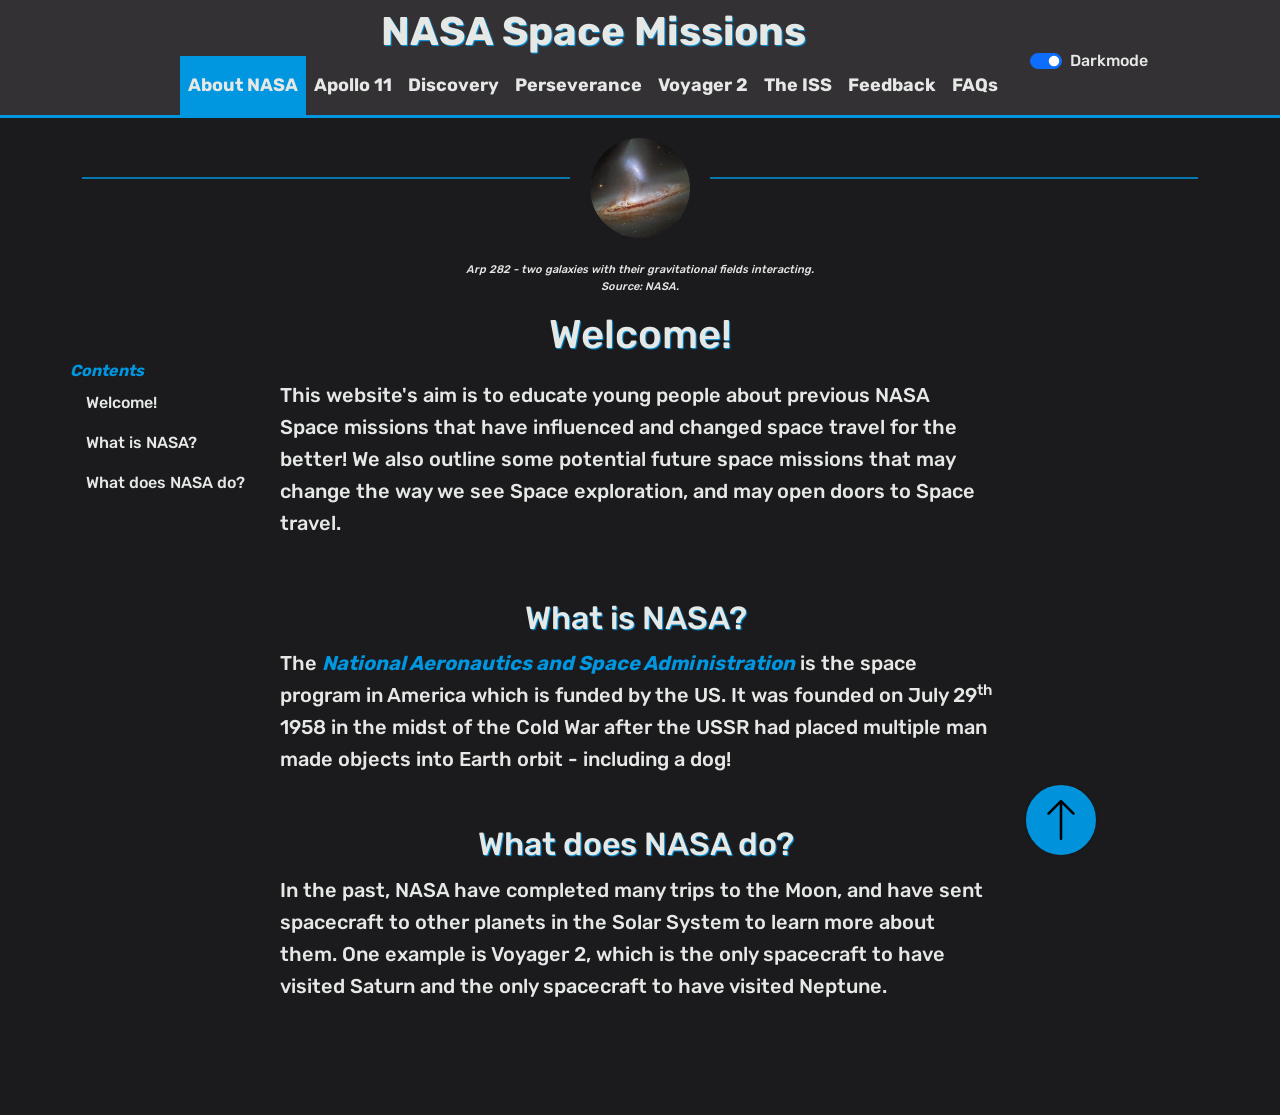
<file: index.html>
<!DOCTYPE html>
<html lang="en">

<head>
    <title>NASA Space Missions</title>
    <meta charset="utf-8">
    <meta name="description" content="Information about NASA space missions">
	<meta name="keywords" content="NASA">
	<meta name="author" content="Adam Crawley">
    <meta name="viewport" content="width=device-width, initial-scale=1">
    <link href="https://cdn.jsdelivr.net/npm/bootstrap@5.1.3/dist/css/bootstrap.min.css" rel="stylesheet"
        integrity="sha384-1BmE4kWBq78iYhFldvKuhfTAU6auU8tT94WrHftjDbrCEXSU1oBoqyl2QvZ6jIW3" crossorigin="anonymous">
    <link href="styles/style.css" rel="stylesheet" type="text/css">

    <script src="https://ajax.googleapis.com/ajax/libs/jquery/3.6.0/jquery.min.js"></script>
    <script src="scripts/script.js"></script>
</head>

<body data-bs-spy="scroll" data-bs-target="#table-of-contents" data-bs-offset="0" tabindex="0">
    <svg id="fader"></svg>
    <script>
        loadLightMode();
    </script>

    <button onclick="topFunction()" id="jump-to-top-button" title="Go to top">
        <img src="media/up-arrow.svg" alt="Up arrow">
    </button>

    <div>
        <header class="header-content">
            <div class="container-fluid">
                <nav class="navbar navbar-expand-lg justify-content-center pb-lg-0">
                    <div class="justify-content-center">
                        <div style="display:flex; justify-content:center;" class="navbar-header navbar-dark">
                            <h1>NASA Space Missions</h1>
                            <button class="navbar-toggler ms-4" type="button"
                                data-bs-toggle="collapse" data-bs-target="#navbarContent" aria-controls="navbarContent"
                                aria-expanded="false" aria-label="Toggle navigation">
                                <span class="navbar-toggler-icon"></span>
                            </button>
                        </div>
                        <div class="collapse navbar-collapse" id="navbarContent">
                            <ul class="navbar-nav me-auto mb-2 mb-lg-0">
                                <li class="nav-item"><a class="nav-link active" aria-current="page"
                                        href="index.html">About NASA</a></li>
                                <li class="nav-item"><a class="nav-link" href="apollo11.html">Apollo 11</a></li>
                                <li class="nav-item"><a class="nav-link" href="discovery.html">Discovery</a></li>
                                <li class="nav-item"><a class="nav-link" href="perseverance.html">Perseverance</a></li>
                                <li class="nav-item"><a class="nav-link" href="voyager2.html">Voyager 2</a></li>
                                <li class="nav-item"><a class="nav-link" href="iss.html">The ISS</a></li>
                                <li class="nav-item"><a class="nav-link" href="feedback.html">Feedback</a></li>
                                <li class="nav-item"><a class="nav-link" href="faqs.html">FAQs</a></li>
                            </ul>
                        </div>
                    </div>
                    <div class="form-check form-switch">
                        <input id="colour-selector" class="form-check-input" type="checkbox" role="switch"
                            onclick="colourSelector()">
                        <label class="form-check-label" for="colour-selector">Darkmode</label>
                    </div>
                </nav>
            </div>
        </header>

        <main>
            <div class="content container pb-sm-0">
                <figure class="content-header-figure">
                    <div class="content-header-image-wrap">
                        <div class="content-header-image">
                            <img class="round-img" src="media/mainimage.webp"
                                alt="Small circular image of two galaxies whose gravitational fields are interacting on eachother. (Source: NASA)" />
                        </div>
                    </div>
                    <br />
                    <figcaption>
                        Arp 282 - two galaxies with their gravitational fields
                        interacting.<br><cite>Source: <abbr>NASA</abbr></cite>.
                    </figcaption>
                </figure>

                <h1>Welcome!</h1>
                <div class="row">
                    <div class="col-md-2 pe-0 links">
                        <!--Keeps contents sticky-->
                        <strong>Contents</strong>
                        <div id="table-of-contents" class="list-group"></div>
                    </div>

                    <div class="col-md-10 col-lg-8">
                        <section class="container">
                            <h2 hidden>Welcome!</h2>
                            <p>
                                This website's aim is to educate young people about previous NASA
                                Space missions that have influenced and changed space travel for
                                the better! We also outline some potential future space missions
                                that may change the way we see Space exploration, and may open
                                doors to Space travel.
                            </p>
                        </section>

                        <section class="container">
                            <h2>What is <abbr>NASA</abbr>?</h2>
                            <p>
                                The <strong>National Aeronautics and Space Administration</strong>
                                is the space program in America which is funded by the US. It was
                                founded on <time datetime="1958-07-29">July 29<sup>th</sup> 1958</time> in the midst of
                                the Cold War
                                after the USSR had placed multiple man made objects into Earth
                                orbit - including a dog!
                            </p>
                        </section>

                        <section class="container">
                            <h2>What does <abbr>NASA</abbr> do?</h2>
                            <p>
                                In the past, <abbr>NASA</abbr> have completed many trips to the Moon, and have
                                sent spacecraft to other planets in the Solar System to learn
                                more about them. One example is Voyager 2, which is the only
                                spacecraft to have visited Saturn and the only spacecraft to have
                                visited Neptune.
                            </p>
                        </section>
                    </div>
                    <div class="col-lg-2"></div>
                </div>
            </div>
        </main>
    </div>
    <script src="https://cdn.jsdelivr.net/npm/bootstrap@5.1.3/dist/js/bootstrap.bundle.min.js"
        integrity="sha384-ka7Sk0Gln4gmtz2MlQnikT1wXgYsOg+OMhuP+IlRH9sENBO0LRn5q+8nbTov4+1p"
        crossorigin="anonymous"></script>
</body>

</html>
</file>
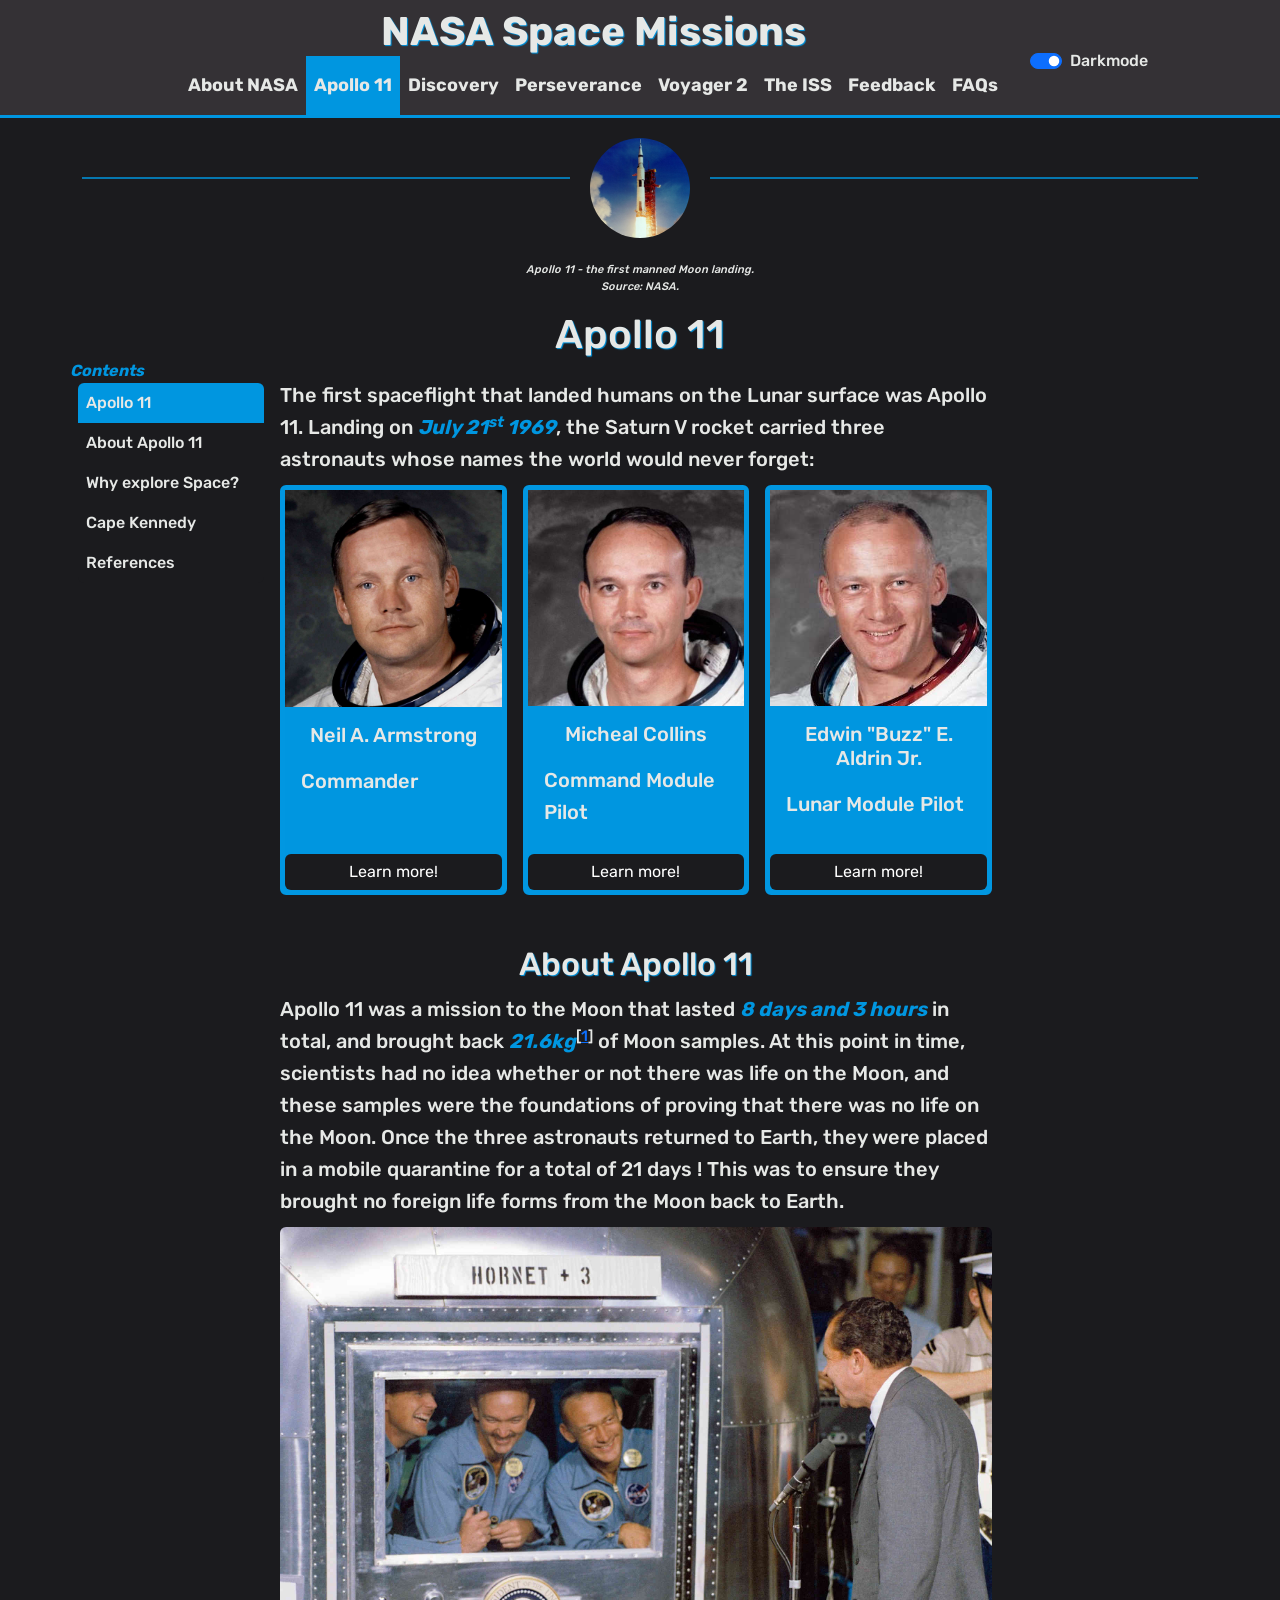
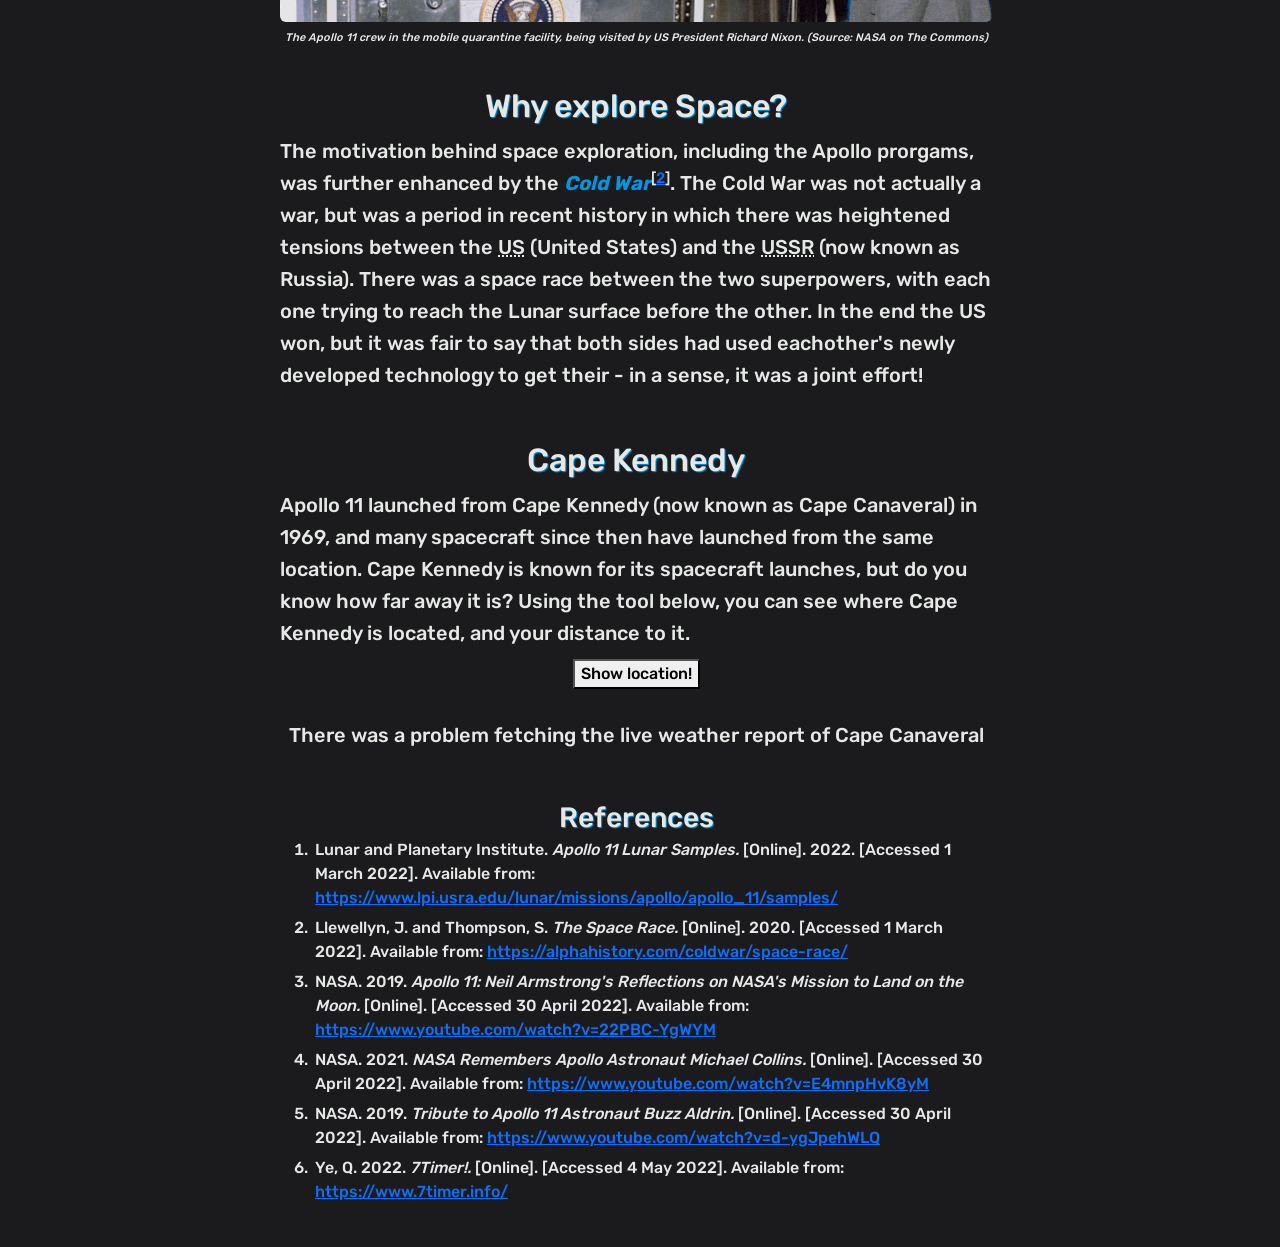
<file: apollo11.html>
<!DOCTYPE html>
<html lang="en">

<head>
    <title>Apollo 11</title>
    <meta charset="utf-8">
    <meta name="description" content="Information about NASA space missions">
    <meta name="keywords" content="NASA">
    <meta name="author" content="Adam Crawley">
    <meta name="viewport" content="width=device-width, initial-scale=1">
    <link href="https://cdn.jsdelivr.net/npm/bootstrap@5.1.3/dist/css/bootstrap.min.css" rel="stylesheet"
        integrity="sha384-1BmE4kWBq78iYhFldvKuhfTAU6auU8tT94WrHftjDbrCEXSU1oBoqyl2QvZ6jIW3" crossorigin="anonymous">
    <link href="styles/style.css" rel="stylesheet" type="text/css">
    <link href="styles/apollo11.css" rel="stylesheet" type="text/css">

    <script src="https://ajax.googleapis.com/ajax/libs/jquery/3.6.0/jquery.min.js"></script>
    <script src="scripts/script.js"></script>
    <script src="scripts/apollo11.js"></script>
</head>

<body data-bs-spy="scroll" data-bs-target="#table-of-contents" data-bs-offset="0" tabindex="0">
    <svg id="fader"></svg>
    <script>
        loadLightMode();
    </script>

    <button onclick="topFunction()" id="jump-to-top-button" title="Go to top">
        <img src="media/up-arrow.svg" alt="Up arrow">
    </button>

    <div>
        <header class="header-content">
            <div class="container-fluid">
                <nav class="navbar navbar-expand-lg justify-content-center pb-lg-0">
                    <div class="justify-content-center">
                        <div class="navbar-header navbar-dark">
                            <h1>NASA Space Missions</h1>
                            <button class="navbar-toggler ms-4" type="button" data-bs-toggle="collapse"
                                data-bs-target="#navbarContent" aria-controls="navbarContent" aria-expanded="false"
                                aria-label="Toggle navigation">
                                <span class="navbar-toggler-icon"></span>
                            </button>
                        </div>
                        <div class="collapse navbar-collapse" id="navbarContent">
                            <ul class="navbar-nav me-auto mb-2 mb-lg-0">
                                <li class="nav-item"><a class="nav-link" href="index.html">About NASA</a></li>
                                <li class="nav-item"><a class="nav-link active" aria-current="page"
                                        href="apollo11.html">Apollo 11</a></li>
                                <li class="nav-item"><a class="nav-link" href="discovery.html">Discovery</a></li>
                                <li class="nav-item"><a class="nav-link" href="perseverance.html">Perseverance</a></li>
                                <li class="nav-item"><a class="nav-link" href="voyager2.html">Voyager 2</a></li>
                                <li class="nav-item"><a class="nav-link" href="iss.html">The ISS</a></li>
                                <li class="nav-item"><a class="nav-link" href="feedback.html">Feedback</a></li>
                                <li class="nav-item"><a class="nav-link" href="faqs.html">FAQs</a></li>
                            </ul>
                        </div>
                    </div>
                    <div class="form-check form-switch">
                        <input id="colour-selector" class="form-check-input" type="checkbox" role="switch"
                            onclick="colourSelector()" checked>
                        <label class="form-check-label" for="colour-selector">Darkmode</label>
                    </div>
                </nav>
            </div>
        </header>

        <main>
            <div class="content container pb-sm-0">
                <figure class="content-header-figure">
                    <div class="content-header-image-wrap">
                        <div class="content-header-image">
                            <img class="round-img" src="media/apollo11launch.jpg"
                                alt="Small image of the Apollo 11 launch with the rocket off the ground with all engines firing. (Source: NASA)" />
                        </div>
                    </div>
                    <br />
                    <figcaption>
                        Apollo 11 - the first manned Moon landing.<br><cite>Source: NASA</cite>.
                    </figcaption>
                </figure>


                <h1>Apollo 11</h1>
                <div class="row">
                    <div class="col-md-2 pe-0 links">
                        <!--Keeps contents sticky-->
                        <strong>Contents</strong>
                        <div id="table-of-contents" class="list-group"></div>
                    </div>

                    <div class="col-md-10 col-lg-8">
                        <section class="container">
                            <h2 hidden>Apollo 11</h2>
                            <p>
                                The first spaceflight that landed humans on the Lunar surface was
                                Apollo 11. Landing on <time datetime="1969-07-21"><strong>July 21<sup>st</sup>
                                        1969</strong></time>,
                                the Saturn V rocket carried three astronauts whose names the world
                                would never forget:
                            </p>

                            <div class="row row-cols-1 row-cols-sm-3 g-1 g-sm-3">
                                <div class="col">
                                    <div class="card h-100">
                                        <img src="media/narmstrong.jpg" alt="Avatar" />
                                        <div class="card-body">
                                            <h5 class="card-title">Neil A. Armstrong</h5>
                                            <p class="card-text">Commander</p>
                                        </div>
                                        <button type="button" class="btn btn-primary" data-bs-toggle="modal"
                                            data-bs-target="#armstrongModal">
                                            Learn more!
                                        </button>
                                    </div>
                                </div>
                                <div class="col">
                                    <div class="card h-100">
                                        <img src="media/mcollins.jpeg" alt="Avatar" />
                                        <div class="card-body">
                                            <h5 class="card-title">Micheal Collins</h5>
                                            <p class="card-text">Command Module Pilot</p>
                                        </div>
                                        <button type="button" class="btn btn-primary" data-bs-toggle="modal"
                                            data-bs-target="#collinsModal">
                                            Learn more!
                                        </button>
                                    </div>
                                </div>
                                <div class="col">
                                    <div class="card h-100">
                                        <img src="media/ealdrin.jpg" alt="Avatar" />
                                        <div class="card-body">
                                            <h5 class="card-title">Edwin "Buzz" E. Aldrin Jr.</h5>
                                            <p class="card-text">Lunar Module Pilot</p>
                                        </div>
                                        <button type="button" class="btn btn-primary" data-bs-toggle="modal"
                                            data-bs-target="#aldrinModal">
                                            Learn more!
                                        </button>
                                    </div>
                                </div>
                            </div>
                        </section>

                        <section class="container">
                            <h2>About Apollo 11</h2>
                            <p>
                                Apollo 11 was a mission to the Moon that lasted <time datetime="8D3H"><strong>8 days and
                                        3 hours</strong></time>
                                in total, and brought back <strong>21.6kg</strong><sup>[<a aria-label="Reference 1"
                                        href="#References">1</a>]</sup> of Moon samples. At this point
                                in time, scientists had no idea whether or not there was life on
                                the Moon, and these samples were the foundations of proving that
                                there was no life on the Moon. Once the three astronauts returned
                                to Earth, they were placed in a mobile quarantine for a total of <time
                                    datetime="P21D">21 days</time>
                                ! This was to ensure they brought no foreign life forms from
                                the Moon back to Earth.
                            </p>
                            <figure class="figure">
                                <img class="figure-img img-fluid rounded" src="media/mobilequarantine.jpg"
                                    alt="The Apollo 11 crew in the mobile quarantine facility, being visited by US President Richard Nixon. (Source: NASA on The Commons)">
                                <figcaption>The Apollo 11 crew in the mobile quarantine facility, being visited by US
                                    President Richard Nixon. <cite>(Source: NASA on The Commons)</cite></figcaption>
                            </figure>
                        </section>

                        <section class="container">
                            <h2>Why explore Space?</h2>
                            <p>
                                The motivation behind space exploration, including the Apollo
                                prorgams, was further enhanced by the <strong>Cold War</strong><sup>[<a
                                        aria-label="Reference 2" href="#References">2</a>]</sup>.
                                The Cold War was not actually a war, but was a period in recent
                                history in which there was heightened tensions between the <abbr
                                    title="United States">US</abbr> (United States)
                                and the <abbr title="Union of Soviet Socialist Republics">USSR</abbr> (now known as
                                Russia). There was a space race between
                                the two superpowers, with each one trying to reach the Lunar
                                surface before the other. In the end the US won, but it was fair
                                to say that both sides had used eachother's newly developed
                                technology to get their - in a sense, it was a joint effort!
                            </p>
                        </section>

                        <section class="container">
                            <h2>Cape Kennedy</h2>
                            <p>
                                Apollo 11 launched from Cape Kennedy (now known as Cape Canaveral)
                                in <time datetime="1969">1969</time>, and many spacecraft since then
                                have launched from the same location. Cape Kennedy is known for its
                                spacecraft launches, but do you know how far away it is? Using the
                                tool below, you can see where Cape Kennedy is located, and your
                                distance to it.
                            </p>
                            <div class="text-center">
                                <button id="location-button" onclick="showLocation()">Show location!</button>
                                <p id="location"></p>
                                <p id="weather"></p>
                            </div>
                        </section>



                        <section class="container text-break">
                            <h3>References</h3>
                            <div class="references-container">
                                <ol class="references">
                                    <li>Lunar and Planetary Institute. <i>Apollo 11 Lunar Samples.</i> [Online]. 2022.
                                        [Accessed 1 March 2022]. Available from: <a
                                            href="https://www.lpi.usra.edu/lunar/missions/apollo/apollo_11/samples/">https://www.lpi.usra.edu/lunar/missions/apollo/apollo_11/samples/</a>
                                    </li>
                                    <li>Llewellyn, J. and Thompson, S. <i>The Space Race.</i> [Online]. 2020. [Accessed
                                        1 March 2022]. Available from: <a
                                            href="https://alphahistory.com/coldwar/space-race/">https://alphahistory.com/coldwar/space-race/</a>
                                    </li>
                                    <li>NASA. 2019. <i>Apollo 11: Neil Armstrong's Reflections on NASA's Mission to Land
                                            on the Moon.</i> [Online]. [Accessed
                                        30 April 2022]. Available from: <a
                                            href="https://www.youtube.com/watch?v=22PBC-YgWYM">https://www.youtube.com/watch?v=22PBC-YgWYM</a>
                                    </li>
                                    <li>NASA. 2021. <i>NASA Remembers Apollo Astronaut Michael Collins.</i> [Online].
                                        [Accessed
                                        30 April 2022]. Available from: <a
                                            href="https://www.youtube.com/watch?v=E4mnpHvK8yM">https://www.youtube.com/watch?v=E4mnpHvK8yM</a>
                                    </li>
                                    <li>NASA. 2019. <i>Tribute to Apollo 11 Astronaut Buzz Aldrin.</i> [Online].
                                        [Accessed
                                        30 April 2022]. Available from: <a
                                            href="https://www.youtube.com/watch?v=d-ygJpehWLQ">https://www.youtube.com/watch?v=d-ygJpehWLQ</a>
                                    </li>
                                    <li>Ye, Q. 2022. <i>7Timer!.</i> [Online].
                                        [Accessed
                                        4 May 2022]. Available from: <a
                                            href="https://www.7timer.info/">https://www.7timer.info/</a>
                                    </li>
                                </ol>
                            </div>
                        </section>
                    </div>
                    <div class="col-lg-2"></div>
                </div>
            </div>
        </main>
    </div>

    <div class="modal fade" id="armstrongModal" tabindex="-1" aria-labelledby="armstrongModalLabel" aria-hidden="true">
        <div class="modal-dialog modal-lg">
            <div class="modal-content">
                <div class="modal-header">
                    <h5 class="modal-title" id="armstrongModalLabel">Neil A. Armstrong</h5>
                    <button type="button" class="btn-close" data-bs-dismiss="modal" aria-label="Close"></button>
                </div>
                <div class="modal-body text-center">
                    <iframe width="1904" height="784" src="https://www.youtube.com/embed/22PBC-YgWYM"
                        title="YouTube video player"
                        allow="accelerometer; autoplay; clipboard-write; encrypted-media; gyroscope; picture-in-picture"
                        allowfullscreen></iframe>
                    <p>Neil Armstrong's Reflections on NASA's Mission to Land on the Moon <cite>(Source:
                            NASA<sup>[3]</sup>)</cite></p>
                </div>
                <div class="modal-footer">
                    <button type="button" class="btn btn-primary" data-bs-dismiss="modal">Close</button>
                </div>
            </div>
        </div>
    </div>
    <div class="modal fade" id="collinsModal" tabindex="-1" aria-labelledby="collinsModalLabel" aria-hidden="true">
        <div class="modal-dialog modal-lg">
            <div class="modal-content">
                <div class="modal-header">
                    <h5 class="modal-title" id="collinsModalLabel">Micheal Collins</h5>
                    <button type="button" class="btn-close" data-bs-dismiss="modal" aria-label="Close"></button>
                </div>
                <div class="modal-body text-center">
                    <iframe width="1904" height="800" src="https://www.youtube.com/embed/E4mnpHvK8yM"
                        title="YouTube video player"
                        allow="accelerometer; autoplay; clipboard-write; encrypted-media; gyroscope; picture-in-picture"
                        allowfullscreen></iframe>
                    <p>NASA Remembers Apollo Astronaut Michael Collins <cite>(Source:
                            NASA<sup>[4]</sup>)</cite></p>
                </div>
                <div class="modal-footer">
                    <button type="button" class="btn btn-primary" data-bs-dismiss="modal">Close</button>
                </div>
            </div>
        </div>
    </div>
    <div class="modal fade" id="aldrinModal" tabindex="-1" aria-labelledby="aldrinModalLabel" aria-hidden="true">
        <div class="modal-dialog modal-lg">
            <div class="modal-content">
                <div class="modal-header">
                    <h5 class="modal-title" id="aldrinModalLabel">Modal title</h5>
                    <button type="button" class="btn-close" data-bs-dismiss="modal" aria-label="Close"></button>
                </div>
                <div class="modal-body text-center">
                    <iframe width="1904" height="800" src="https://www.youtube.com/embed/d-ygJpehWLQ"
                        title="YouTube video player"
                        allow="accelerometer; autoplay; clipboard-write; encrypted-media; gyroscope; picture-in-picture"
                        allowfullscreen></iframe>
                    <p>Tribute to Apollo 11 Astronaut Buzz Aldrin <cite>(Source: NASA<sup>[5]</sup>)</cite>
                    </p>
                </div>
                <div class="modal-footer">
                    <button type="button" class="btn btn-primary" data-bs-dismiss="modal">Close</button>
                </div>
            </div>
        </div>
    </div>

    <script src="https://cdn.jsdelivr.net/npm/bootstrap@5.1.3/dist/js/bootstrap.bundle.min.js"
        integrity="sha384-ka7Sk0Gln4gmtz2MlQnikT1wXgYsOg+OMhuP+IlRH9sENBO0LRn5q+8nbTov4+1p"
        crossorigin="anonymous"></script>
</body>

</html>
</file>
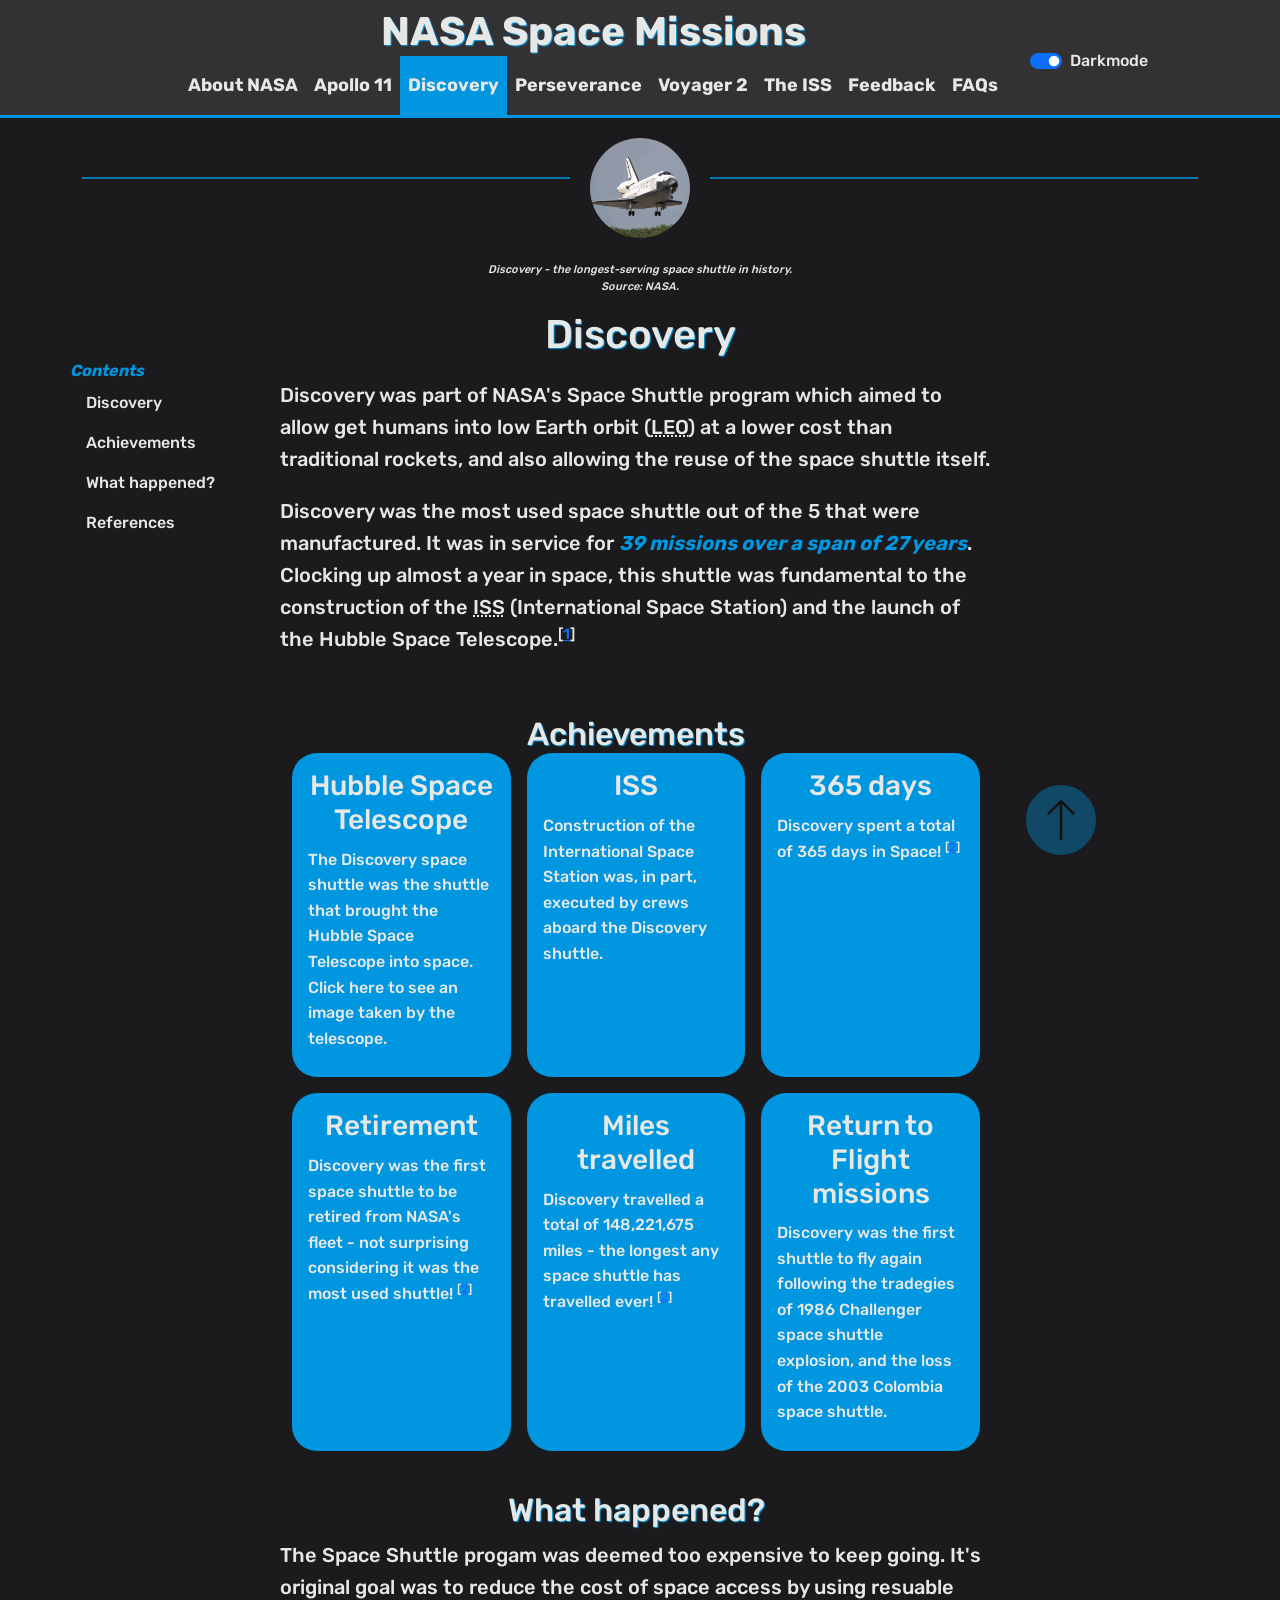
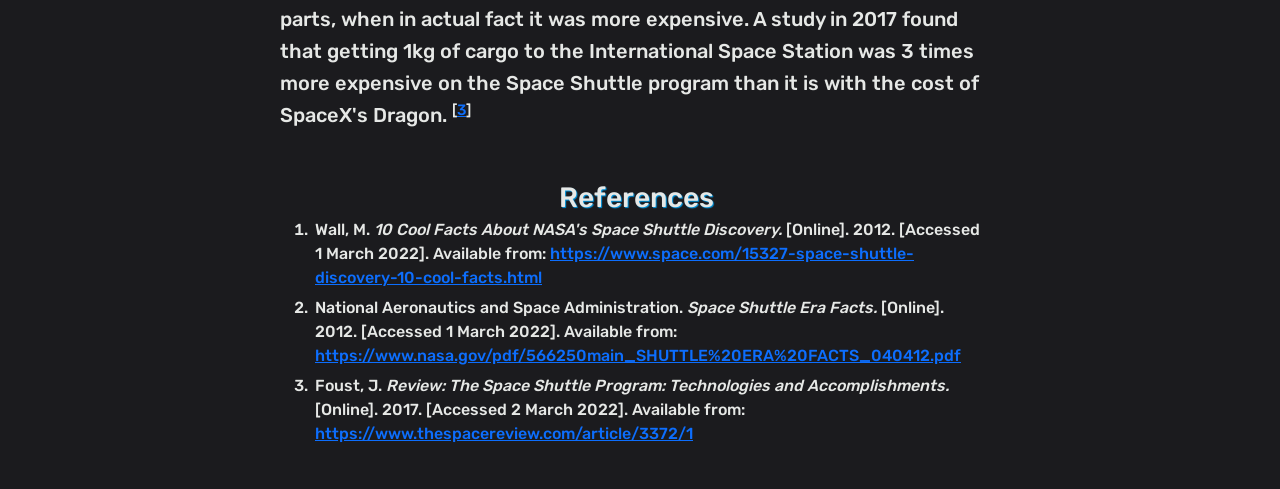
<file: discovery.html>
<!DOCTYPE html>
<html lang="en">

<head>
    <title>Discovery</title>
    <meta charset="utf-8">
    <meta name="description" content="Information about NASA space missions">
	<meta name="keywords" content="NASA">
	<meta name="author" content="Adam Crawley">
    <meta name="viewport" content="width=device-width, initial-scale=1">
    <link href="https://cdn.jsdelivr.net/npm/bootstrap@5.1.3/dist/css/bootstrap.min.css" rel="stylesheet"
        integrity="sha384-1BmE4kWBq78iYhFldvKuhfTAU6auU8tT94WrHftjDbrCEXSU1oBoqyl2QvZ6jIW3" crossorigin="anonymous">
    <link href="styles/style.css" rel="stylesheet" type="text/css">
    <link href="styles/discovery.css" rel="stylesheet" type="text/css">

    <script src="https://ajax.googleapis.com/ajax/libs/jquery/3.6.0/jquery.min.js"></script>
    <script src="scripts/script.js"></script>
</head>

<body data-bs-spy="scroll" data-bs-target="#table-of-contents" data-bs-offset="0" tabindex="0">
    <svg id="fader"></svg>
    <script>
        loadLightMode();
    </script>

    <button onclick="topFunction()" id="jump-to-top-button" title="Go to top">
        <img src="media/up-arrow.svg" alt="Up arrow">
    </button>

    <div>
        <header class="header-content">
            <div class="container-fluid">
                <nav class="navbar navbar-expand-lg justify-content-center pb-lg-0">
                    <div class="justify-content-center">
                        <div style="display:flex; justify-content:center;" class="navbar-header navbar-dark">
                            <h1>NASA Space Missions</h1>
                            <button class="navbar-toggler ms-4" type="button"
                                data-bs-toggle="collapse" data-bs-target="#navbarContent" aria-controls="navbarContent"
                                aria-expanded="false" aria-label="Toggle navigation">
                                <span class="navbar-toggler-icon"></span>
                            </button>
                        </div>
                        <div class="collapse navbar-collapse" id="navbarContent">
                            <ul class="navbar-nav me-auto mb-2 mb-lg-0">
                                <li class="nav-item"><a class="nav-link" href="index.html">About NASA</a></li>
                                <li class="nav-item"><a class="nav-link" href="apollo11.html">Apollo 11</a></li>
                                <li class="nav-item"><a class="nav-link active" aria-current="page"
                                        href="discovery.html">Discovery</a></li>
                                <li class="nav-item"><a class="nav-link" href="perseverance.html">Perseverance</a></li>
                                <li class="nav-item"><a class="nav-link" href="voyager2.html">Voyager 2</a></li>
                                <li class="nav-item"><a class="nav-link" href="iss.html">The ISS</a></li>
                                <li class="nav-item"><a class="nav-link" href="feedback.html">Feedback</a></li>
                                <li class="nav-item"><a class="nav-link" href="faqs.html">FAQs</a></li>
                            </ul>
                        </div>
                    </div>
                    <div class="form-check form-switch">
                        <input id="colour-selector" class="form-check-input" type="checkbox" role="switch"
                            onclick="colourSelector()" checked>
                        <label class="form-check-label" for="colour-selector">Darkmode</label>
                    </div>
                </nav>
            </div>
        </header>

        <main>
            <div class="content container pb-sm-0">
                <figure class="content-header-figure">
                    <div class="content-header-image-wrap">
                        <div class="content-header-image">
                            <img class="round-img" src="media/discovery.jpg"
                                alt="Small circular image of a space shuttle, called Discovery, landing. (Source: NASA)." />
                        </div>
                    </div>
                    <br />
                    <figcaption>
                        Discovery - the longest-serving space shuttle in history.<br><cite>Source: NASA</cite>.
                    </figcaption>
                </figure>
                
                <h1>Discovery</h1>
                <div class="row">
                    <div class="col-md-2 pe-0 links">
                        <!--Keeps contents sticky-->
                        <strong>Contents</strong>
                        <div id="table-of-contents" class="list-group"></div>
                    </div>

                    <div class="col-md-10 col-lg-8">
                        <section class="container">
                            <h2 hidden>Discovery</h2>
                            <p>
                                Discovery was part of <abbr>NASA</abbr>'s Space Shuttle program which aimed to
                                allow get humans into low Earth orbit (<abbr title="low Earth orbit">LEO</abbr>) at a
                                lower cost than
                                traditional rockets, and also allowing the reuse of the space
                                shuttle itself.
                            </p>
                            <p>
                                Discovery was the most used space shuttle out of the 5 that were
                                manufactured. It was in service for <strong>39 missions over a span of
                                    <time datetime="P9855D">27 years</time></strong>. Clocking up almost <time
                                    datetime="P365D">a year</time> in space, this shuttle was
                                fundamental to the construction of the <abbr
                                    title="International Space Station">ISS</abbr> (International Space Station) and the
                                launch of
                                the Hubble Space Telescope.<sup>[<a aria-label="Reference 1"
                                        href="#References">1</a>]</sup>
                            </p>
                        </section>

                        <section class="container">
                            <h2>Achievements</h2>
                            <div class="container">
                                <div class="row row-cols-1 row-cols-sm-2 row-cols-xl-3 g-1 g-sm-2 g-xl-3">
                                    <div class="col">
                                        <div class="grid-inside p-3">
                                            <h3>Hubble Space Telescope</h3>
                                            <p>
                                                The Discovery space shuttle was the shuttle that brought
                                                the Hubble Space Telescope into space. Click here to see
                                                an image taken by the telescope.
                                            </p>
                                        </div>
                                    </div>
                                    <div class="col">
                                        <div class="grid-inside p-3">
                                            <h3>ISS</h3>
                                            <p>
                                                Construction of the International Space Station was, in
                                                part, executed by crews aboard the Discovery shuttle.
                                            </p>
                                        </div>
                                    </div>
                                    <div class="col">
                                        <div class="grid-inside p-3">
                                            <h3>365 days</h3>
                                            <p>
                                                Discovery spent a total of <time datetime="P365D">365 days</time> in Space!
                                                <sup>[<a aria-label="Reference 2" href="#References">2</a>]</sup>
                                            </p>
                                        </div>
                                    </div>
                                    <div class="col">
                                        <div class="grid-inside p-3">
                                            <h3>Retirement</h3>
                                            <p>
                                                Discovery was the first space shuttle to be retired from <abbr>NASA</abbr>'s
                                                fleet - not surprising considering it was the most used shuttle!
                                                <sup>[<a aria-label="Reference 2" href="#References">2</a>]</sup>
                                            </p>
                                        </div>
                                    </div>
                                    <div class="col">
                                        <div class="grid-inside p-3">
                                            <h3>Miles travelled</h3>
                                            <p>
                                                Discovery travelled a total of 148,221,675 miles - the longest any
                                                space shuttle has travelled ever!
                                                <sup>[<a aria-label="Reference 2" href="#References">2</a>]</sup>
                                            </p>
                                        </div>
                                    </div>
                                    <div class="col">
                                        <div class="grid-inside p-3">
                                            <h3>Return to Flight missions</h3>
                                            <p>
                                                Discovery was the first shuttle to fly again following the
                                                tradegies of <time datetime="1986">1986</time> Challenger space shuttle
                                                explosion, and
                                                the loss of the <time datetime="2003">2003</time> Colombia space shuttle.
                                            </p>
                                        </div>
                                    </div>
                                </div>
                            </div>
                        </section>

                        <section class="container">
                            <h2>What happened?</h2>
                            <p>
                                The Space Shuttle progam was deemed too expensive to keep going. It's original
                                goal was to reduce the cost of space access by using resuable parts, when in
                                actual fact it was more expensive. A study in <time datetime="2017">2017</time> found
                                that getting 1kg of
                                cargo to the International Space Station was 3 times more expensive on the
                                Space Shuttle program than it is with the cost of SpaceX's Dragon. <sup>[<a
                                        aria-label="Reference 3" href="#References">3</a>]</sup>
                            </p>
                        </section>

                        <section class="container text-break">
                            <h3>References</h3>
                            <div class="references-container">
                                <ol class="references">
                                    <li>Wall, M. <i>10 Cool Facts About NASA's Space Shuttle Discovery.</i> [Online].
                                        2012. [Accessed 1 March 2022]. Available from: <a
                                            href="https://www.space.com/15327-space-shuttle-discovery-10-cool-facts.html">https://www.space.com/15327-space-shuttle-discovery-10-cool-facts.html</a>
                                    </li>
                                    <li>National Aeronautics and Space Administration. <i>Space Shuttle Era Facts.</i>
                                        [Online]. 2012. [Accessed 1 March 2022]. Available from: <a
                                            href="https://www.nasa.gov/pdf/566250main_SHUTTLE%20ERA%20FACTS_040412.pdf">https://www.nasa.gov/pdf/566250main_SHUTTLE%20ERA%20FACTS_040412.pdf</a>
                                    </li>
                                    <li>Foust, J. <i>Review: The Space Shuttle Program: Technologies and
                                            Accomplishments.</i> [Online]. 2017. [Accessed 2 March 2022]. Available
                                        from: <a
                                            href="https://www.thespacereview.com/article/3372/1">https://www.thespacereview.com/article/3372/1</a>
                                    </li>
                                </ol>
                            </div>
                        </section>
                    </div>
                    <div class="col-lg-2"></div>
                </div>
            </div>
        </main>
    </div>
    <script src="https://cdn.jsdelivr.net/npm/bootstrap@5.1.3/dist/js/bootstrap.bundle.min.js"
        integrity="sha384-ka7Sk0Gln4gmtz2MlQnikT1wXgYsOg+OMhuP+IlRH9sENBO0LRn5q+8nbTov4+1p"
        crossorigin="anonymous"></script>
</body>

</html>
</file>
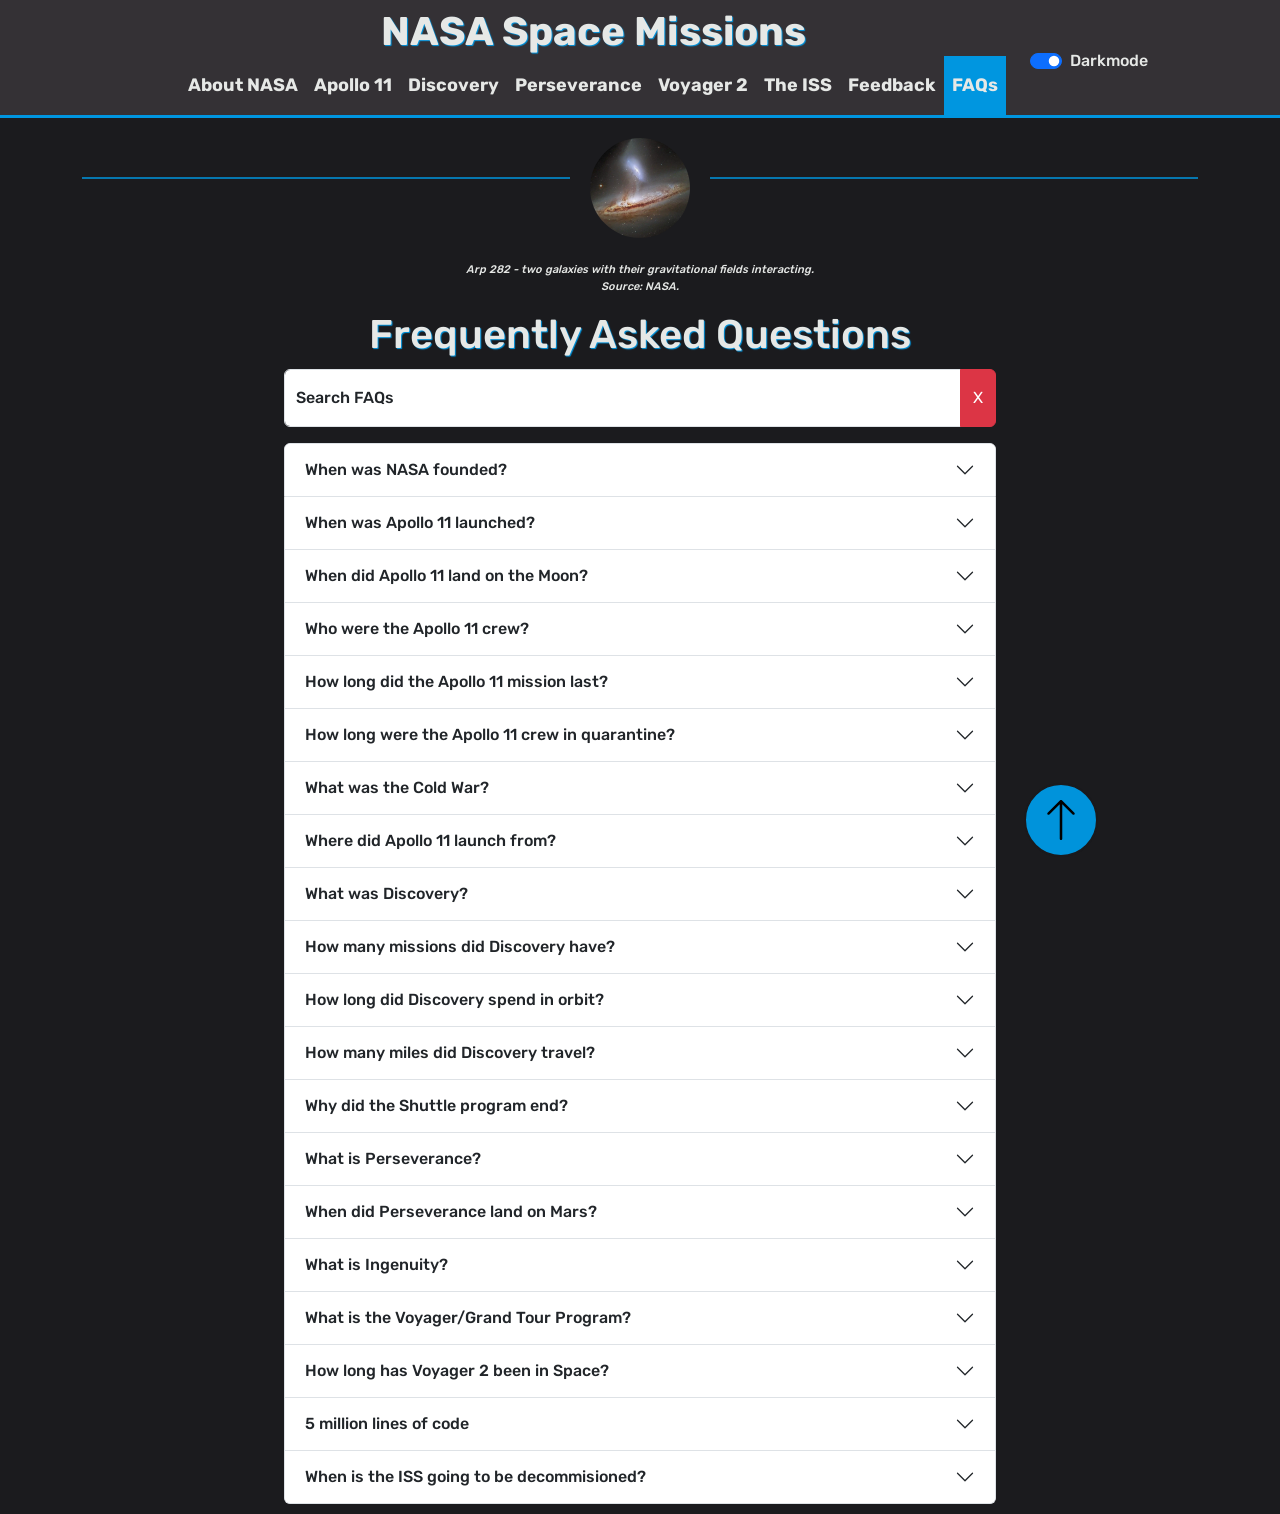
<file: faqs.html>
<!DOCTYPE html>
<html lang="en">

<head>
    <title>NASA Space Missions</title>
    <meta charset="utf-8">
    <meta name="description" content="Information about NASA space missions">
    <meta name="keywords" content="NASA">
    <meta name="author" content="Adam Crawley">
    <meta name="viewport" content="width=device-width, initial-scale=1">
    <link href="https://cdn.jsdelivr.net/npm/bootstrap@5.1.3/dist/css/bootstrap.min.css" rel="stylesheet"
        integrity="sha384-1BmE4kWBq78iYhFldvKuhfTAU6auU8tT94WrHftjDbrCEXSU1oBoqyl2QvZ6jIW3" crossorigin="anonymous">
    <link href="styles/style.css" rel="stylesheet" type="text/css">
    <link href="styles/faqs.css" rel="stylesheet" type="text/css">

    <script src="https://ajax.googleapis.com/ajax/libs/jquery/3.6.0/jquery.min.js"></script>
    <script src="scripts/script.js"></script>
    <script src="scripts/faqs.js"></script>
</head>

<body tabindex="0">
    <svg id="fader"></svg>
    <script>
        loadLightMode();
    </script>

    <button onclick="topFunction()" id="jump-to-top-button" title="Go to top">
        <img src="media/up-arrow.svg" alt="Up arrow">
    </button>

    <div>
        <header class="header-content">
            <div class="container-fluid">
                <nav class="navbar navbar-expand-lg justify-content-center pb-lg-0">
                    <div class="justify-content-center">
                        <div style="display:flex; justify-content:center;" class="navbar-header navbar-dark">
                            <h1>NASA Space Missions</h1>
                            <button class="navbar-toggler ms-4" type="button"
                                data-bs-toggle="collapse" data-bs-target="#navbarContent" aria-controls="navbarContent"
                                aria-expanded="false" aria-label="Toggle navigation">
                                <span class="navbar-toggler-icon"></span>
                            </button>
                        </div>
                        <div class="collapse navbar-collapse" id="navbarContent">
                            <ul class="navbar-nav me-auto mb-2 mb-lg-0">
                                <li class="nav-item"><a class="nav-link" href="index.html">About NASA</a></li>
                                <li class="nav-item"><a class="nav-link" href="apollo11.html">Apollo 11</a></li>
                                <li class="nav-item"><a class="nav-link" href="discovery.html">Discovery</a></li>
                                <li class="nav-item"><a class="nav-link" href="perseverance.html">Perseverance</a></li>
                                <li class="nav-item"><a class="nav-link" href="voyager2.html">Voyager 2</a></li>
                                <li class="nav-item"><a class="nav-link" href="iss.html">The ISS</a></li>
                                <li class="nav-item"><a class="nav-link" href="feedback.html">Feedback</a></li>
                                <li class="nav-item"><a class="nav-link active" aria-current="page"
                                        href="faqs.html">FAQs</a></li>
                            </ul>
                        </div>
                    </div>
                    <div class="form-check form-switch">
                        <input id="colour-selector" class="form-check-input" type="checkbox" role="switch"
                            onclick="colourSelector()" checked>
                        <label class="form-check-label" for="colour-selector">Darkmode</label>
                    </div>
                </nav>
            </div>
        </header>

        <main>
            <div class="content container pb-sm-0">
                <figure class="content-header-figure">
                    <div class="content-header-image-wrap">
                        <div class="content-header-image">
                            <img class="round-img" src="media/mainimage.webp"
                                alt="Small circular image of two galaxies whose gravitational fields are interacting on eachother. (Source: NASA)" />
                        </div>
                    </div>
                    <br />
                    <figcaption>
                        Arp 282 - two galaxies with their gravitational fields
                        interacting.<br><cite>Source: <abbr>NASA</abbr></cite>.
                    </figcaption>
                </figure>

                <h1>Frequently Asked Questions</h1>
                <div class="row">
                    <div class="col-lg-2"></div>
                    <div class="col-lg-8">
                        <section class="container">
                            <h2 hidden>Search FAQs</h2>
                            <form autocomplete="off" oninput="onInput()">
                                <div class="input-group form-floating mb-3">
                                    <input type="text" class="form-control" id="faqInput" placeholder="text" aria-label="Frequently asked question search" aria-describedby="faqDiscardButton">
                                    <label for="faqInput">Search FAQs</label>
                                    <button class="btn btn-danger" type="button" id="faqDiscardButton" onclick="removeFaqInput()">X</button>
                                </div>
                                <div class="invalid-feedback text-center">
                                    Sorry, but there are no FAQs found.
                                </div>
                            </form>

                            <div class="accordion" id="accordion"></div>
                        </section>
                    </div>
                    <div class="col-lg-2"></div>
                </div>

                <p id="faqData" hidden>
                    When was NASA founded?|July 29th 1958||
                    When was Apollo 11 launched?|July 16th 1969||
                    When did Apollo 11 land on the Moon?|July 21st 1969||
                    Who were the Apollo 11 crew?|Neil A. Amrstrong, Micheal Collins, and Edwin "Buzz" E.Aldrin Jr||
                    How long did the Apollo 11 mission last?|8 days and 3 hours||
                    How long were the Apollo 11 crew in quarantine?|21 days||
                    What was the Cold War?|A period of heightened tensions between the USA and the USSR (now Russia)||
                    Where did Apollo 11 launch from?|Cape Kennedy (now known as Cape Canaveral), Florida, USA||
                    What was Discovery?|A space shuttle that was part of NASA's Space Shuttle program, designed to allow humans to enter low Earth orbit cost effectively||
                    How many missions did Discovery have?|39 missions, over a span of 27 years||
                    How long did Discovery spend in orbit?|365 days in total||
                    How many miles did Discovery travel?|Almost 150 million miles||
                    Why did the Shuttle program end?|It was actually deemed more expensive than traditional rockets||
                    What is Perseverance?|The most recent Mars rover from NASA||
                    When did Perseverance land on Mars?|February 18th 2021, after 7 months in transit||
                    What is Ingenuity?|A small robotic helicopter taken to Mars as part of the Perseverance rover||
                    What is the Voyager/Grand Tour Program?|Two space probes launched in 1977 to study the outer planets of the solar system||
                    How long has Voyager 2 been in Space?|As of April 2022, it has spent 44 years in Space!
                    How many lines of code does the ISS use?|On the US segment, it has 1||5 million lines of code||
                    When is the ISS going to be decommisioned?|It is set to end in 2031
                </p>
            </div>
        </main>
    </div>
    <script src="https://cdn.jsdelivr.net/npm/bootstrap@5.1.3/dist/js/bootstrap.bundle.min.js"
        integrity="sha384-ka7Sk0Gln4gmtz2MlQnikT1wXgYsOg+OMhuP+IlRH9sENBO0LRn5q+8nbTov4+1p"
        crossorigin="anonymous"></script>
</body>

</html>
</file>
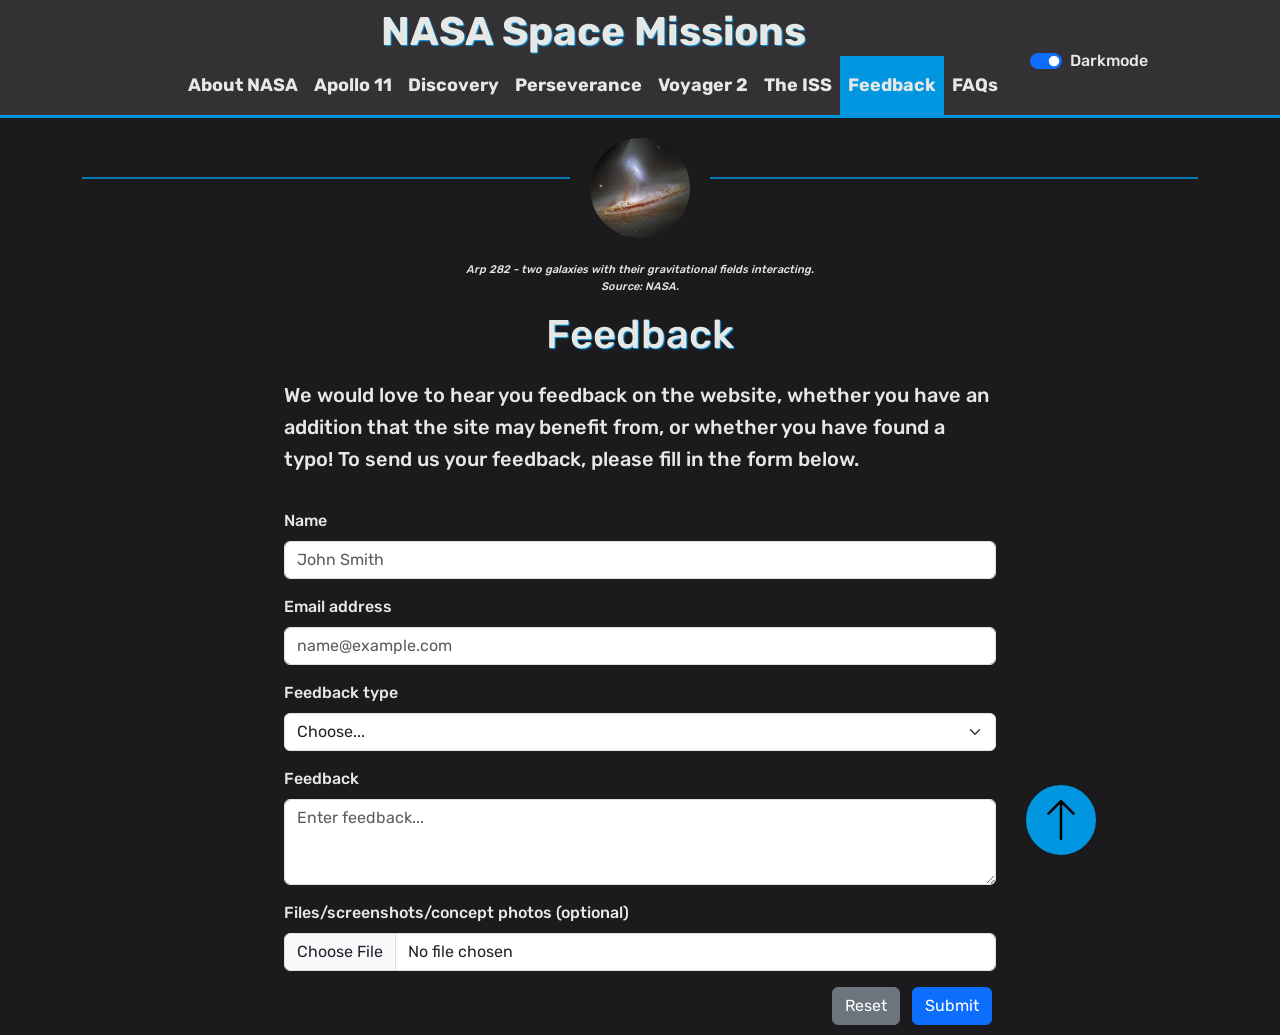
<file: feedback.html>
<!DOCTYPE html>
<html lang="en">

<head>
    <title>NASA Space Missions</title>
    <meta charset="utf-8">
    <meta name="description" content="Information about NASA space missions">
    <meta name="keywords" content="NASA">
    <meta name="author" content="Adam Crawley">
    <meta name="viewport" content="width=device-width, initial-scale=1">
    <link href="https://cdn.jsdelivr.net/npm/bootstrap@5.1.3/dist/css/bootstrap.min.css" rel="stylesheet"
        integrity="sha384-1BmE4kWBq78iYhFldvKuhfTAU6auU8tT94WrHftjDbrCEXSU1oBoqyl2QvZ6jIW3" crossorigin="anonymous">
    <link href="styles/style.css" rel="stylesheet" type="text/css">

    <script src="https://ajax.googleapis.com/ajax/libs/jquery/3.6.0/jquery.min.js"></script>
    <script src="scripts/script.js"></script>
    <script src="scripts/feedback.js"></script>
</head>

<body tabindex="0">
    <svg id="fader"></svg>
    <script>
        loadLightMode();
    </script>

    <button onclick="topFunction()" id="jump-to-top-button" title="Go to top">
        <img src="media/up-arrow.svg" alt="Up arrow">
    </button>

    <div>
        <header class="header-content">
            <div class="container-fluid">
                <nav class="navbar navbar-expand-lg justify-content-center pb-lg-0">
                    <div class="justify-content-center">
                        <div style="display:flex; justify-content:center;" class="navbar-header navbar-dark">
                            <h1>NASA Space Missions</h1>
                            <button class="navbar-toggler ms-4" type="button"
                                data-bs-toggle="collapse" data-bs-target="#navbarContent" aria-controls="navbarContent"
                                aria-expanded="false" aria-label="Toggle navigation">
                                <span class="navbar-toggler-icon"></span>
                            </button>
                        </div>
                        <div class="collapse navbar-collapse" id="navbarContent">
                            <ul class="navbar-nav me-auto mb-2 mb-lg-0">
                                <li class="nav-item"><a class="nav-link" href="index.html">About NASA</a></li>
                                <li class="nav-item"><a class="nav-link" href="apollo11.html">Apollo 11</a></li>
                                <li class="nav-item"><a class="nav-link" href="discovery.html">Discovery</a></li>
                                <li class="nav-item"><a class="nav-link" href="perseverance.html">Perseverance</a></li>
                                <li class="nav-item"><a class="nav-link" href="voyager2.html">Voyager 2</a></li>
                                <li class="nav-item"><a class="nav-link" href="iss.html">The ISS</a></li>
                                <li class="nav-item"><a class="nav-link active" aria-current="page"
                                        href="feedback.html">Feedback</a></li>
                                <li class="nav-item"><a class="nav-link" href="faqs.html">FAQs</a></li>
                            </ul>
                        </div>
                    </div>
                    <div class="form-check form-switch">
                        <input id="colour-selector" class="form-check-input" type="checkbox" role="switch"
                            onclick="colourSelector()" checked>
                        <label class="form-check-label" for="colour-selector">Darkmode</label>
                    </div>
                </nav>
            </div>
        </header>

        <main>
            <div class="content container pb-sm-0">
                <figure class="content-header-figure">
                    <div class="content-header-image-wrap">
                        <div class="content-header-image">
                            <img class="round-img" src="media/mainimage.webp"
                                alt="Small circular image of two galaxies whose gravitational fields are interacting on eachother. (Source: NASA)" />
                        </div>
                    </div>
                    <br />
                    <figcaption>
                        Arp 282 - two galaxies with their gravitational fields
                        interacting.<br><cite>Source: <abbr>NASA</abbr></cite>.
                    </figcaption>
                </figure>

                <h1>Feedback</h1>
                <div class="row">
                    <div class="col-lg-2"></div>
                    <div class="col-lg-8">
                        <section class="container">
                            <h2 hidden>Feedback</h2>
                            <p>
                                We would love to hear you feedback on the website, whether you have an addition that the
                                site may benefit from, or whether you have found a typo! To send us your feedback,
                                please fill in the form below.
                            </p>
                            <br>

                            <form class="needs-validation" action="feedbacksuccess.html" autocomplete="off"
                                method="post" novalidate>
                                <!--ENCTYPE SET BECAUSE OF FILE UPLOAD-->
                                <div class="mb-3">
                                    <label for="nameInput" class="form-label">Name</label>
                                    <input type="text" class="form-control" id="nameInput" placeholder="John Smith"
                                        required>
                                    <div class="valid-feedback">
                                        Looks good!
                                    </div>
                                    <div class="invalid-feedback">
                                        Please provide us with a name.
                                    </div>
                                </div>
                                <div class="mb-3">
                                    <label for="emailInput" class="form-label">Email address</label>
                                    <input type="email" class="form-control" id="emailInput"
                                        placeholder="name@example.com" required>
                                    <div class="valid-feedback">
                                        Looks good!
                                    </div>
                                    <div class="invalid-feedback">
                                        Please provide us with a valid email address.
                                    </div>
                                </div>
                                <div class="mb-3">
                                    <label for="feedback-type" class="form-label">Feedback type</label>
                                    <select id="feedback-type" class="form-select" aria-label="Type of feedback"
                                        required>
                                        <option selected disabled value="">Choose...</option>
                                        <option value="feature-request">Feature request</option>
                                        <option value="typo">Typo/correction</option>
                                        <option value="other">Other</option>
                                    </select>
                                    <div class="valid-feedback">
                                        Looks good!
                                    </div>
                                    <div class="invalid-feedback">
                                        Please choose a feedback type.
                                    </div>
                                </div>
                                <div class="mb-3">
                                    <label for="textInput" class="form-label">Feedback</label>
                                    <textarea class="form-control" id="textInput" rows="3"
                                        placeholder="Enter feedback..." required></textarea>
                                    <div class="valid-feedback">
                                        Looks good!
                                    </div>
                                    <div class="invalid-feedback">
                                        Please enter your feedback here.
                                    </div>
                                </div>
                                <div class="mb-3">
                                    <label for="fileInput" class="form-label">Files/screenshots/concept photos (optional)</label>
                                    <input class="form-control" type="file" id="fileInput">
                                </div>
                                <div class="valid-feedback">
                                    Looks good!
                                </div>
                                <div class="text-end">
                                    <input type="reset" class="btn btn-secondary mx-1">
                                    <input type="submit" class="btn btn-primary mx-1">
                                </div>
                            </form>
                        </section>
                    </div>
                    <div class="col-lg-2"></div>
                </div>
            </div>
        </main>
    </div>
    <script src="https://cdn.jsdelivr.net/npm/bootstrap@5.1.3/dist/js/bootstrap.bundle.min.js"
        integrity="sha384-ka7Sk0Gln4gmtz2MlQnikT1wXgYsOg+OMhuP+IlRH9sENBO0LRn5q+8nbTov4+1p"
        crossorigin="anonymous"></script>
</body>

</html>
</file>
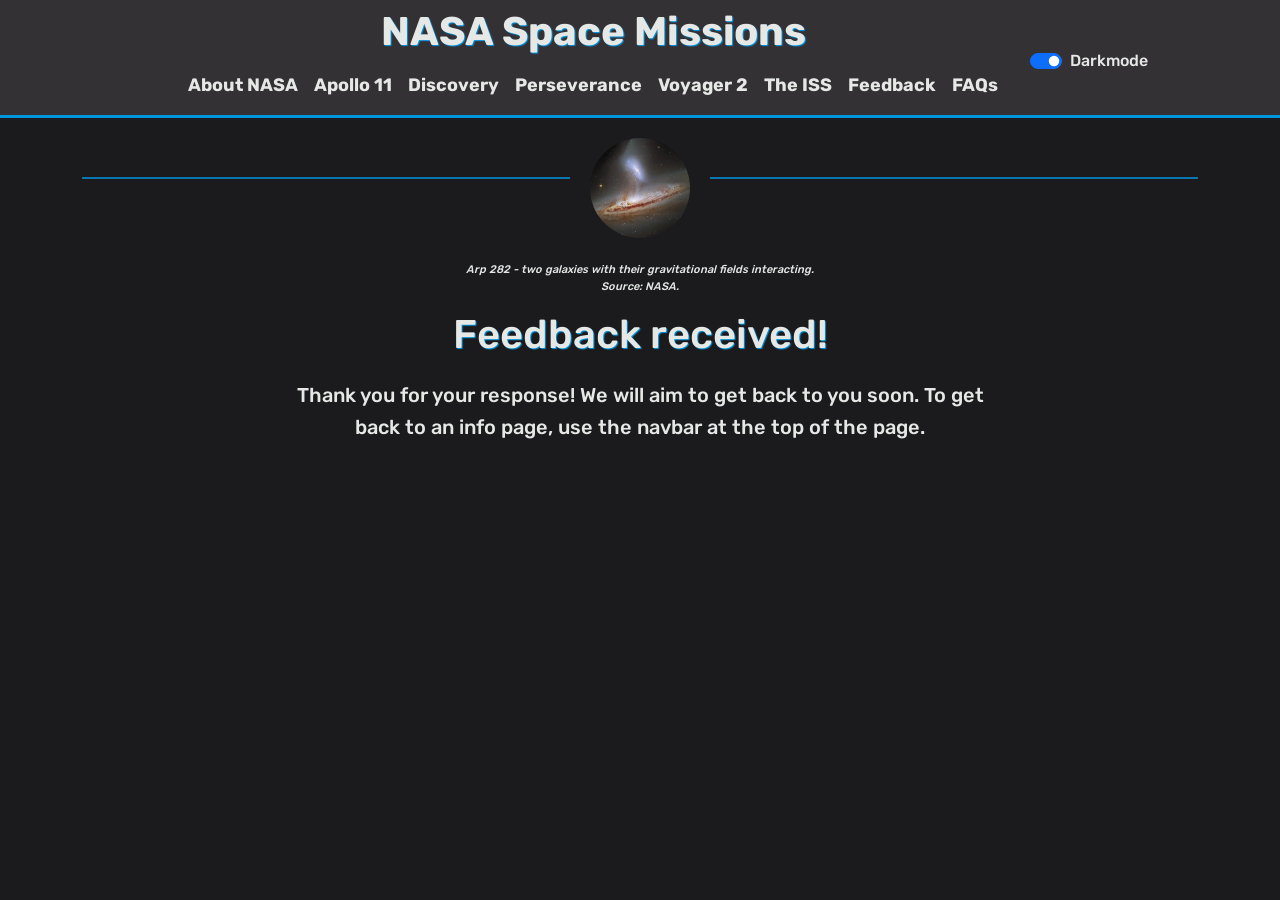
<file: feedbacksuccess.html>
<!DOCTYPE html>
<html lang="en">

<head>
    <title>NASA Space Missions</title>
    <meta charset="utf-8">
    <meta name="description" content="Information about NASA space missions">
    <meta name="keywords" content="NASA">
    <meta name="author" content="Adam Crawley">
    <meta name="viewport" content="width=device-width, initial-scale=1">
    <link href="https://cdn.jsdelivr.net/npm/bootstrap@5.1.3/dist/css/bootstrap.min.css" rel="stylesheet"
        integrity="sha384-1BmE4kWBq78iYhFldvKuhfTAU6auU8tT94WrHftjDbrCEXSU1oBoqyl2QvZ6jIW3" crossorigin="anonymous">
    <link href="styles/style.css" rel="stylesheet" type="text/css">

    <script src="https://ajax.googleapis.com/ajax/libs/jquery/3.6.0/jquery.min.js"></script>
    <script src="scripts/script.js"></script>
</head>

<body tabindex="0">
    <svg id="fader"></svg>
    <script>
        loadLightMode();
    </script>

    <button onclick="topFunction()" id="jump-to-top-button" title="Go to top">
        <img src="media/up-arrow.svg" alt="Up arrow">
    </button>

    <div>
        <header class="header-content">
            <div class="container-fluid">
                <nav class="navbar navbar-expand-lg justify-content-center pb-lg-0">
                    <div class="justify-content-center">
                        <div style="display:flex; justify-content:center;" class="navbar-header navbar-dark">
                            <h1>NASA Space Missions</h1>
                            <button class="navbar-toggler ms-4" type="button"
                                data-bs-toggle="collapse" data-bs-target="#navbarContent" aria-controls="navbarContent"
                                aria-expanded="false" aria-label="Toggle navigation">
                                <span class="navbar-toggler-icon"></span>
                            </button>
                        </div>
                        <div class="collapse navbar-collapse" id="navbarContent">
                            <ul class="navbar-nav me-auto mb-2 mb-lg-0">
                                <li class="nav-item"><a class="nav-link" href="index.html">About NASA</a></li>
                                <li class="nav-item"><a class="nav-link" href="apollo11.html">Apollo 11</a></li>
                                <li class="nav-item"><a class="nav-link" href="discovery.html">Discovery</a></li>
                                <li class="nav-item"><a class="nav-link" href="perseverance.html">Perseverance</a></li>
                                <li class="nav-item"><a class="nav-link" href="voyager2.html">Voyager 2</a></li>
                                <li class="nav-item"><a class="nav-link" href="iss.html">The ISS</a></li>
                                <li class="nav-item"><a class="nav-link" href="feedback.html">Feedback</a></li>
                                <li class="nav-item"><a class="nav-link" href="faqs.html">FAQs</a></li>
                            </ul>
                        </div>
                    </div>
                    <div class="form-check form-switch">
                        <input id="colour-selector" class="form-check-input" type="checkbox" role="switch"
                            onclick="colourSelector()" checked>
                        <label class="form-check-label" for="colour-selector">Darkmode</label>
                    </div>
                </nav>
            </div>
        </header>

        <main>
            <div class="content container pb-sm-0">
                <figure class="content-header-figure">
                    <div class="content-header-image-wrap">
                        <div class="content-header-image">
                            <img class="round-img" src="media/mainimage.webp"
                                alt="Small circular image of two galaxies whose gravitational fields are interacting on eachother. (Source: NASA)" />
                        </div>
                    </div>
                    <br />
                    <figcaption>
                        Arp 282 - two galaxies with their gravitational fields
                        interacting.<br><cite>Source: <abbr>NASA</abbr></cite>.
                    </figcaption>
                </figure>

                <h1>Feedback received!</h1>
                <div class="row">
                    <div class="col-lg-2"></div>
                    <div class="col-lg-8">
                        <section class="container text-center">
                            <h2 hidden>Thank you for your response!</h2>
                            <p>
                                Thank you for your response! We will aim to
                                get back to you soon. To get back to an info
                                page, use the navbar at the top of the page.
                            </p>
                        </section>
                    </div>
                    <div class="col-lg-2"></div>
                </div>
            </div>
        </main>
    </div>
    <script src="https://cdn.jsdelivr.net/npm/bootstrap@5.1.3/dist/js/bootstrap.bundle.min.js"
        integrity="sha384-ka7Sk0Gln4gmtz2MlQnikT1wXgYsOg+OMhuP+IlRH9sENBO0LRn5q+8nbTov4+1p"
        crossorigin="anonymous"></script>
</body>

</html>
</file>
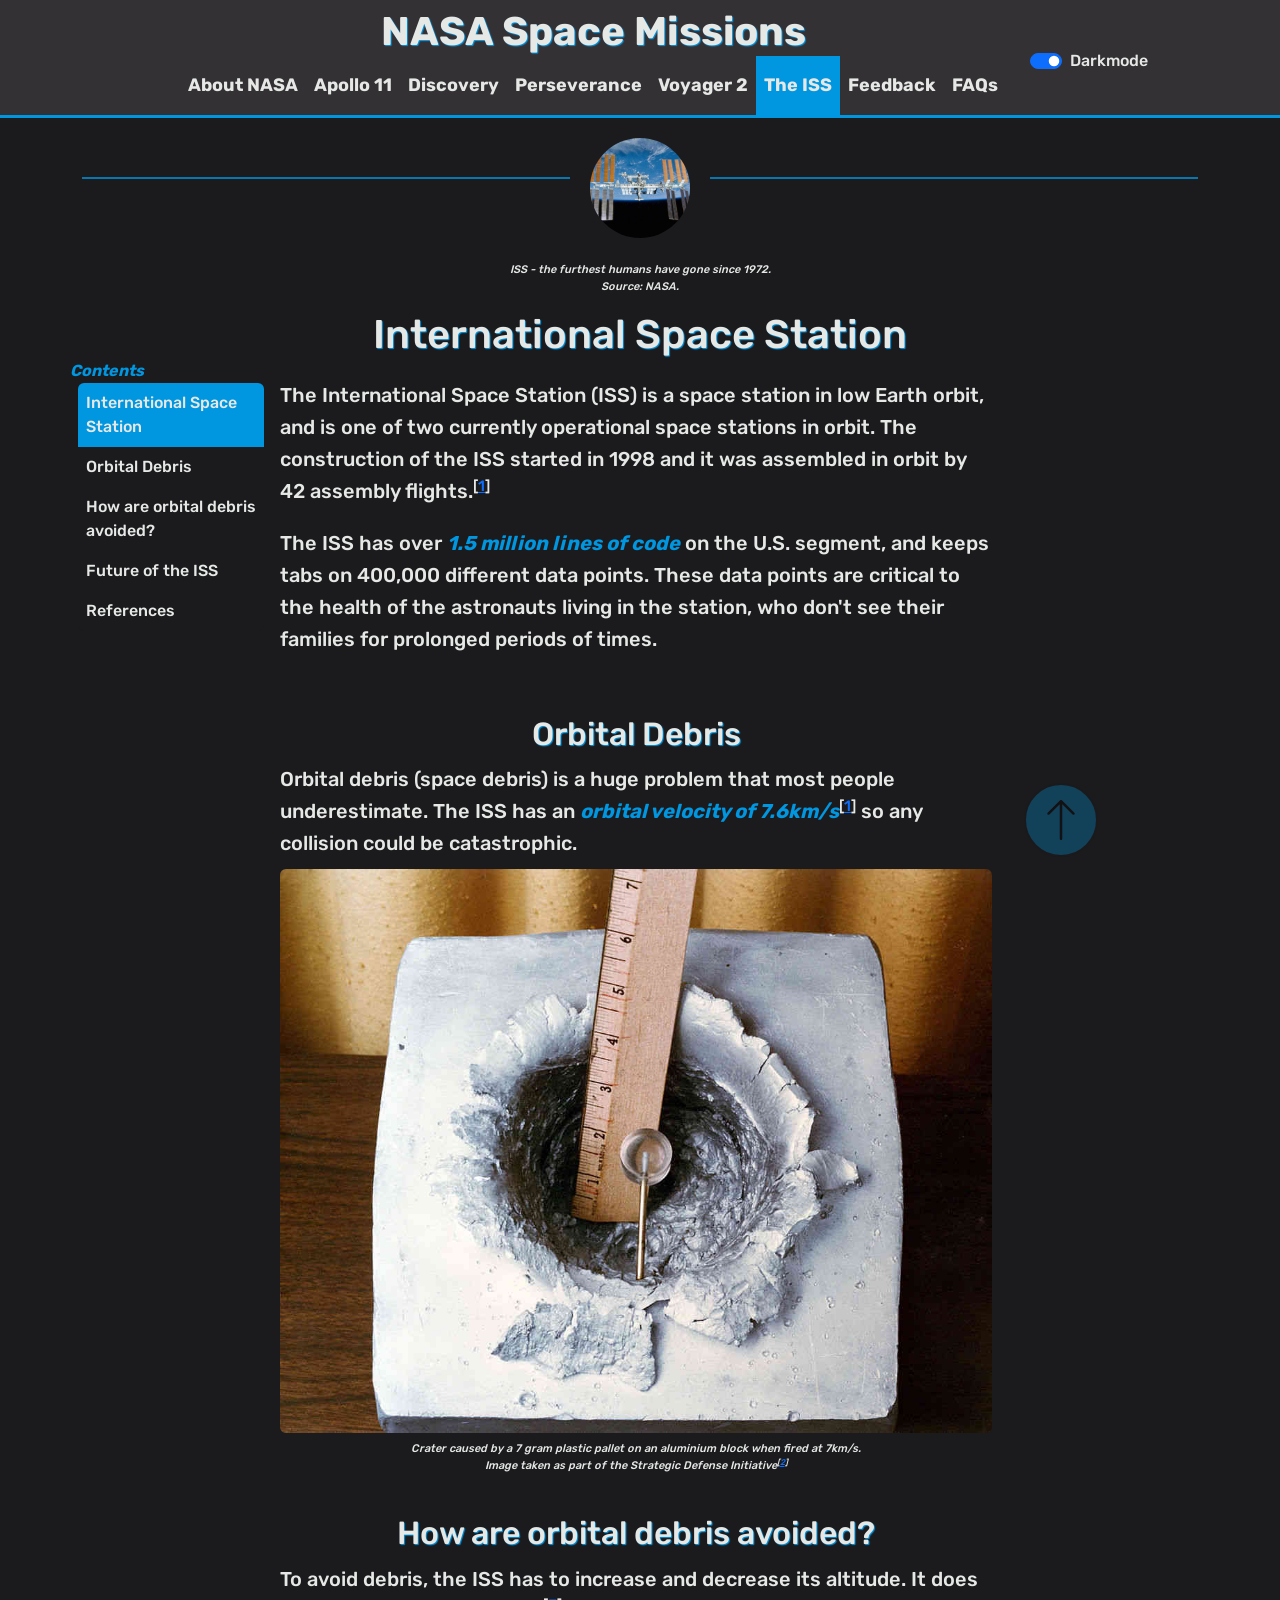
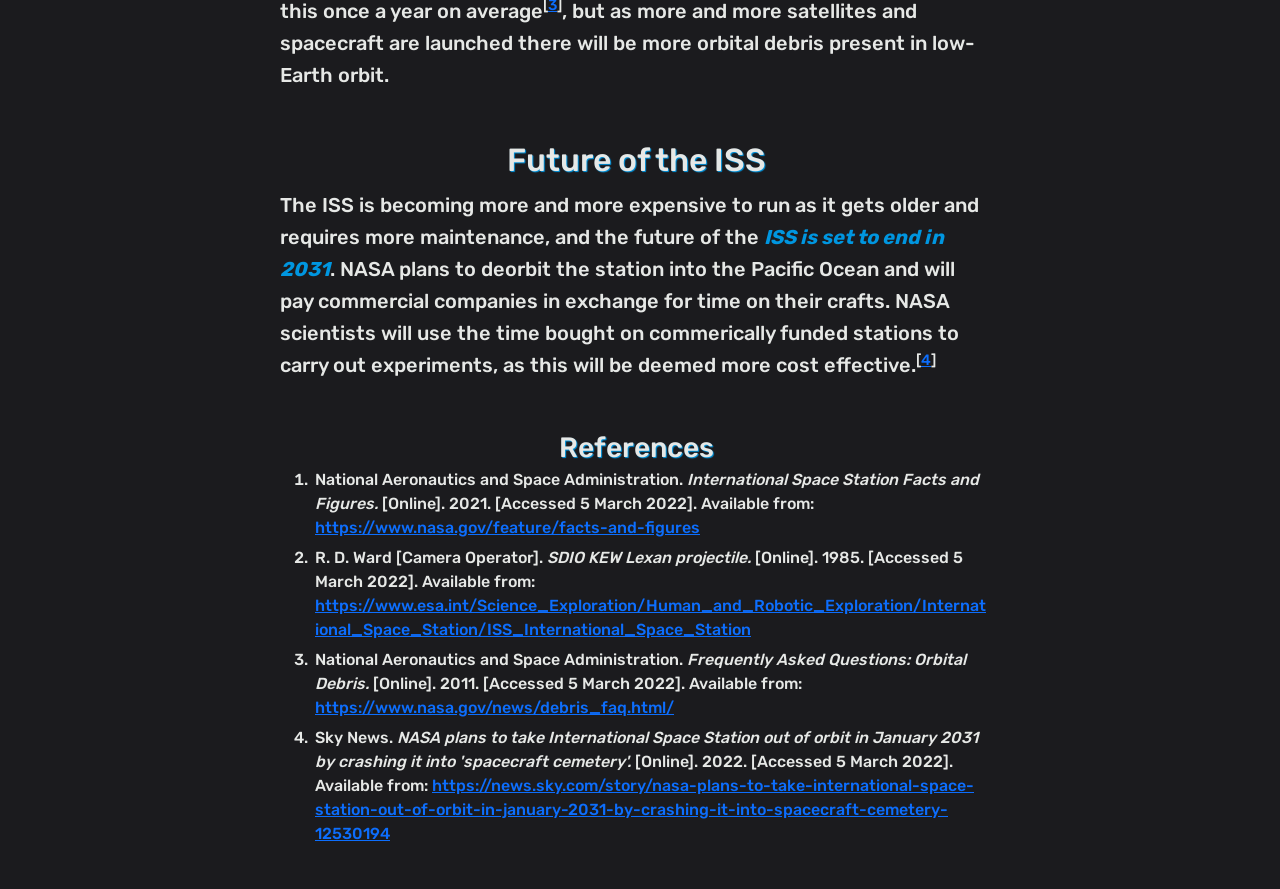
<file: iss.html>
<!DOCTYPE html>
<html lang="en">

<head>
    <title>ISS</title>
    <meta charset="utf-8">
    <meta name="description" content="Information about NASA space missions">
	<meta name="keywords" content="NASA">
	<meta name="author" content="Adam Crawley">
    <meta name="viewport" content="width=device-width, initial-scale=1">
    <link href="https://cdn.jsdelivr.net/npm/bootstrap@5.1.3/dist/css/bootstrap.min.css" rel="stylesheet"
        integrity="sha384-1BmE4kWBq78iYhFldvKuhfTAU6auU8tT94WrHftjDbrCEXSU1oBoqyl2QvZ6jIW3" crossorigin="anonymous">
    <link href="styles/style.css" rel="stylesheet" type="text/css">

    <script src="https://ajax.googleapis.com/ajax/libs/jquery/3.6.0/jquery.min.js"></script>
    <script src="scripts/script.js"></script>
</head>

<body data-bs-spy="scroll" data-bs-target="#table-of-contents" data-bs-offset="0" tabindex="0">
    <svg id="fader"></svg>
    <script>
        loadLightMode();
    </script>

    <button onclick="topFunction()" id="jump-to-top-button" title="Go to top">
        <img src="media/up-arrow.svg" alt="Up arrow">
    </button>

    <div>
        <header class="header-content">
            <div class="container-fluid">
                <nav class="navbar navbar-expand-lg justify-content-center pb-lg-0">
                    <div class="justify-content-center">
                        <div style="display:flex; justify-content:center;" class="navbar-header navbar-dark">
                            <h1>NASA Space Missions</h1>
                            <button class="navbar-toggler ms-4" type="button"
                                data-bs-toggle="collapse" data-bs-target="#navbarContent" aria-controls="navbarContent"
                                aria-expanded="false" aria-label="Toggle navigation">
                                <span class="navbar-toggler-icon"></span>
                            </button>
                        </div>
                        <div class="collapse navbar-collapse" id="navbarContent">
                            <ul class="navbar-nav me-auto mb-2 mb-lg-0">
                                <li class="nav-item"><a class="nav-link" href="index.html">About NASA</a></li>
                                <li class="nav-item"><a class="nav-link" href="apollo11.html">Apollo 11</a></li>
                                <li class="nav-item"><a class="nav-link" href="discovery.html">Discovery</a></li>
                                <li class="nav-item"><a class="nav-link" href="perseverance.html">Perseverance</a></li>
                                <li class="nav-item"><a class="nav-link" href="voyager2.html">Voyager 2</a></li>
                                <li class="nav-item"><a class="nav-link active" aria-current="page" href="iss.html">The
                                        ISS</a></li>
                                <li class="nav-item"><a class="nav-link" href="feedback.html">Feedback</a></li>
                                <li class="nav-item"><a class="nav-link" href="faqs.html">FAQs</a></li>
                            </ul>
                        </div>
                    </div>
                    <div class="form-check form-switch">
                        <input id="colour-selector" class="form-check-input" type="checkbox" role="switch"
                            onclick="colourSelector()" checked>
                        <label class="form-check-label" for="colour-selector">Darkmode</label>
                    </div>
                </nav>
            </div>
        </header>

        <main>
            <div class="content container">
                <figure class="content-header-figure">
                    <div class="content-header-image-wrap">
                        <div class="content-header-image">
                            <img class="round-img" src="media/iss.jpg"
                                alt="Small circular image of the International Space Station, with Earth in the background. (Source: NASA)" />
                        </div>
                    </div>
                    <br />
                    <figcaption>
                        ISS - the furthest humans have gone since 1972.<br><cite>Source: NASA</cite>.
                    </figcaption>
                </figure>

                <h1>International Space Station</h1>
                <div class="row">
                    <div class="col-md-2 pe-0 links">
                        <!--Keeps contents sticky-->
                        <strong>Contents</strong>
                        <div id="table-of-contents" class="list-group"></div>
                    </div>

                    <div class="col-md-10 col-lg-8">
                        <section class="container">
                            <h2 hidden>International Space Station</h2>
                            <p>
                                The International Space Station (ISS) is a space station in low
                                Earth orbit, and is one of two currently operational space stations
                                in orbit. The construction of the ISS started in <time datetime="1998">1998</time> and
                                it was
                                assembled in orbit by 42 assembly flights.<sup>[<a aria-label="Reference 1"
                                        href="#References">1</a>]</sup>
                            </p>

                            <p>
                                The ISS has over <strong>1.5 million lines of code</strong> on the U.S. segment, and
                                keeps tabs on 400,000 different data points. These data points are
                                critical to the health of the astronauts living in the station, who
                                don't see their families for prolonged periods of times.
                            </p>
                        </section>

                        <section class="container">
                            <h2>Orbital Debris</h2>
                            <p>
                                Orbital debris (space debris) is a huge problem that most people underestimate. The
                                ISS has an <strong>orbital velocity of 7.6km/s</strong><sup>[<a aria-label="Reference 1"
                                        href="#References">1</a>]</sup>
                                so any collision could be catastrophic.
                            </p>

                            <figure class="figure">
                                <img class="figure-img img-fluid rounded" src="media/lexanprojectile.jpg"
                                    alt="A large impact crater in an aluminium block caused by a 7 gram plastic pellet fired at 7km/s.">
                                <figcaption>Crater caused by a 7 gram plastic pallet on an aluminium block when fired at
                                    7km/s.<br>Image taken as part of the Strategic Defense Initiative<cite><sup>[<a
                                                aria-label="Reference 2" href="#References">2</a>]</sup></cite>
                                </figcaption>
                            </figure>
                        </section>

                        <section class="container">
                            <h2>How are orbital debris avoided?</h2>
                            <p>
                                To avoid debris, the ISS has to increase and decrease its
                                altitude. It does this once <time datetime="P365D">a year</time> on average<sup>[<a
                                        aria-label="Reference 3" href="#References">3</a>]</sup>, but as more
                                and more satellites and spacecraft are launched there will
                                be more orbital debris present in low-Earth orbit.
                            </p>
                        </section>

                        <section class="container">
                            <h2>Future of the ISS</h2>
                            <p>
                                The ISS is becoming more and more expensive to run as it
                                gets older and requires more maintenance, and the future
                                of the <strong>ISS is set to end in <time datetime="2031">2031</time></strong>. NASA
                                plans to deorbit
                                the station into the Pacific Ocean and will pay commercial
                                companies in exchange for time on their crafts. NASA scientists
                                will use the time bought on commerically funded stations
                                to carry out experiments, as this will be deemed more cost
                                effective.<sup>[<a aria-label="Reference 4" href="#References">4</a>]</sup>
                            </p>
                        </section>

                        <section class="container text-break">
                            <h3>References</h3>
                            <div class="references-container">
                                <ol class="references">
                                    <li>National Aeronautics and Space Administration. <i>International Space Station
                                            Facts and Figures.</i> [Online]. 2021. [Accessed 5 March 2022]. Available
                                        from: <a
                                            href="https://www.nasa.gov/feature/facts-and-figures">https://www.nasa.gov/feature/facts-and-figures</a>
                                    </li>
                                    <li>R. D. Ward [Camera Operator]. <i>SDIO KEW Lexan projectile.</i> [Online]. 1985.
                                        [Accessed 5 March 2022]. Available from: <a
                                            href="https://www.esa.int/Science_Exploration/Human_and_Robotic_Exploration/International_Space_Station/ISS_International_Space_Station">https://www.esa.int/Science_Exploration/Human_and_Robotic_Exploration/International_Space_Station/ISS_International_Space_Station</a>
                                    </li>
                                    <li>National Aeronautics and Space Administration. <i>Frequently Asked Questions:
                                            Orbital Debris.</i> [Online]. 2011. [Accessed 5 March 2022]. Available from:
                                        <a
                                            href="https://www.nasa.gov/news/debris_faq.html">https://www.nasa.gov/news/debris_faq.html/</a>
                                    </li>
                                    <li>Sky News. <i>NASA plans to take International Space Station out of orbit in
                                            January 2031 by crashing it into 'spacecraft cemetery'.</i> [Online]. 2022.
                                        [Accessed 5 March 2022]. Available from: <a
                                            href="https://news.sky.com/story/nasa-plans-to-take-international-space-station-out-of-orbit-in-january-2031-by-crashing-it-into-spacecraft-cemetery-12530194">https://news.sky.com/story/nasa-plans-to-take-international-space-station-out-of-orbit-in-january-2031-by-crashing-it-into-spacecraft-cemetery-12530194</a>
                                    </li>
                                </ol>
                            </div>
                        </section>
                    </div>
                    <div class="col-lg-2"></div>
                </div>
            </div>
        </main>
    </div>
    <script src="https://cdn.jsdelivr.net/npm/bootstrap@5.1.3/dist/js/bootstrap.bundle.min.js"
        integrity="sha384-ka7Sk0Gln4gmtz2MlQnikT1wXgYsOg+OMhuP+IlRH9sENBO0LRn5q+8nbTov4+1p"
        crossorigin="anonymous"></script>
</body>

</html>
</file>
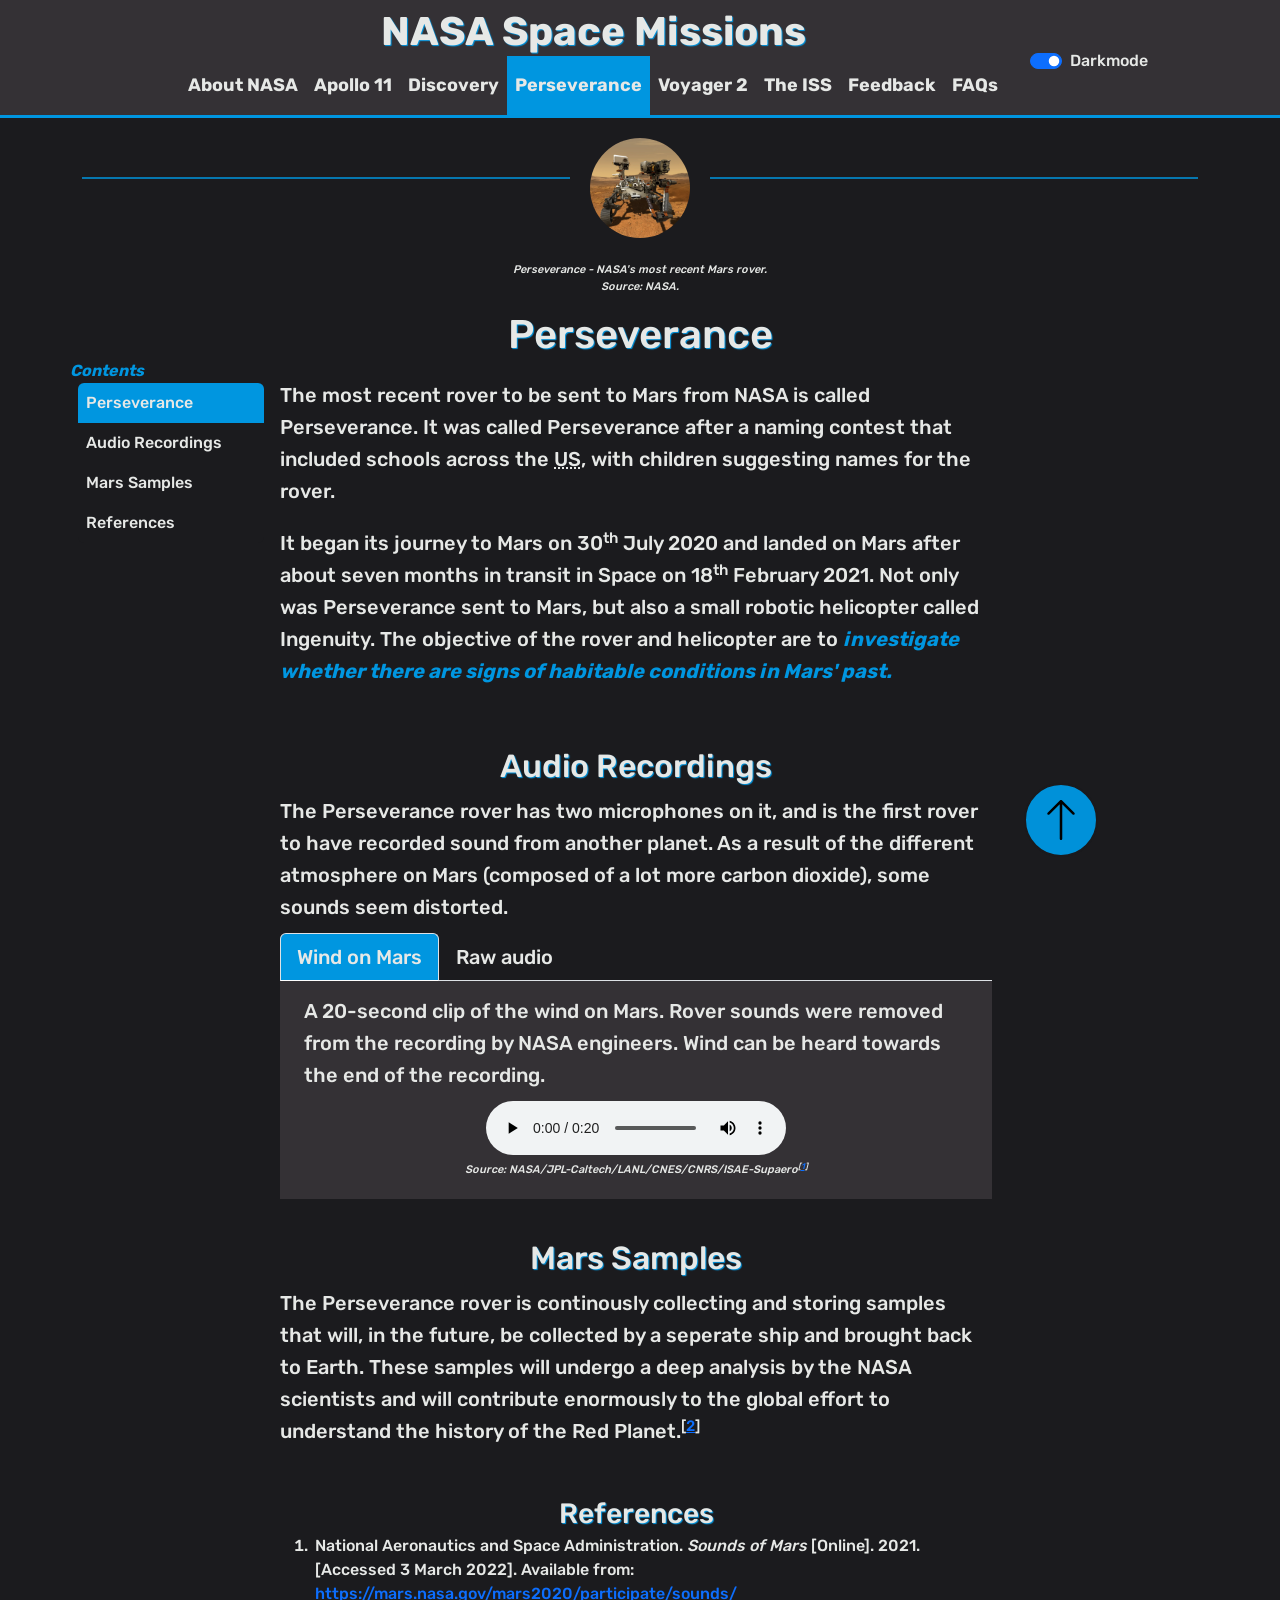
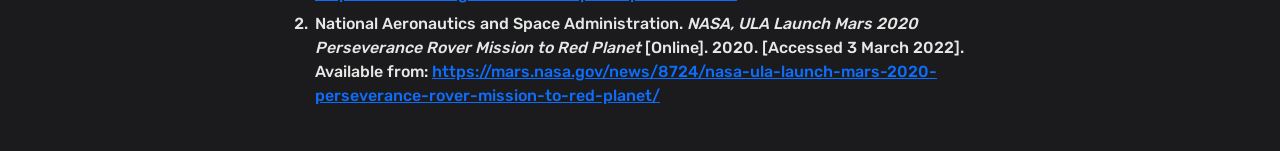
<file: perseverance.html>
<!DOCTYPE html>
<html lang="en">

<head>
    <title>Perseverance</title>
    <meta charset="utf-8">
    <meta name="description" content="Information about NASA space missions">
	<meta name="keywords" content="NASA">
	<meta name="author" content="Adam Crawley">
    <meta name="viewport" content="width=device-width, initial-scale=1">
    <link href="https://cdn.jsdelivr.net/npm/bootstrap@5.1.3/dist/css/bootstrap.min.css" rel="stylesheet"
        integrity="sha384-1BmE4kWBq78iYhFldvKuhfTAU6auU8tT94WrHftjDbrCEXSU1oBoqyl2QvZ6jIW3" crossorigin="anonymous">
    <link href="styles/style.css" rel="stylesheet" type="text/css">

    <script src="https://ajax.googleapis.com/ajax/libs/jquery/3.6.0/jquery.min.js"></script>
    <script src="scripts/script.js"></script>
</head>

<body data-bs-spy="scroll" data-bs-target="#table-of-contents" data-bs-offset="0" tabindex="0">
    <svg id="fader"></svg>
    <script>
        loadLightMode();
    </script>

    <button onclick="topFunction()" id="jump-to-top-button" title="Go to top">
        <img src="media/up-arrow.svg" alt="Up arrow">
    </button>

    <div>
        <header class="header-content">
            <div class="container-fluid">
                <nav class="navbar navbar-expand-lg justify-content-center pb-lg-0">
                    <div class="justify-content-center">
                        <div style="display:flex; justify-content:center;" class="navbar-header navbar-dark">
                            <h1>NASA Space Missions</h1>
                            <button class="navbar-toggler ms-4" type="button"
                                data-bs-toggle="collapse" data-bs-target="#navbarContent" aria-controls="navbarContent"
                                aria-expanded="false" aria-label="Toggle navigation">
                                <span class="navbar-toggler-icon"></span>
                            </button>
                        </div>
                        <div class="collapse navbar-collapse" id="navbarContent">
                            <ul class="navbar-nav me-auto mb-2 mb-lg-0">
                                <li class="nav-item"><a class="nav-link" href="index.html">About NASA</a></li>
                                <li class="nav-item"><a class="nav-link" href="apollo11.html">Apollo 11</a></li>
                                <li class="nav-item"><a class="nav-link" href="discovery.html">Discovery</a></li>
                                <li class="nav-item"><a class="nav-link active" aria-current="page"
                                        href="perseverance.html">Perseverance</a></li>
                                <li class="nav-item"><a class="nav-link" href="voyager2.html">Voyager 2</a></li>
                                <li class="nav-item"><a class="nav-link" href="iss.html">The ISS</a></li>
                                <li class="nav-item"><a class="nav-link" href="feedback.html">Feedback</a></li>
                                <li class="nav-item"><a class="nav-link" href="faqs.html">FAQs</a></li>
                            </ul>
                        </div>
                    </div>
                    <div class="form-check form-switch">
                        <input id="colour-selector" class="form-check-input" type="checkbox" role="switch"
                            onclick="colourSelector()" checked>
                        <label class="form-check-label" for="colour-selector">Darkmode</label>
                    </div>
                </nav>
            </div>
        </header>

        <main>
            <div class="content container pb-sm-0">
                <figure class="content-header-figure">
                    <div class="content-header-image-wrap">
                        <div class="content-header-image">
                            <img class="round-img" src="media/perseverance.webp"
                                alt="Small circular image of an artist's rendition of Perseverance, a rover on Mars. (Source: NASA)." />
                        </div>
                    </div>
                    <br />
                    <figcaption>
                        Perseverance - NASA's most recent Mars rover.<br><cite>Source: NASA</cite>.
                    </figcaption>
                </figure>

                <h1>Perseverance</h1>
                <div class="row">
                    <div class="col-md-2 pe-0 links">
                        <!--Keeps contents sticky-->
                        <strong>Contents</strong>
                        <div id="table-of-contents" class="list-group"></div>
                    </div>

                    <div class="col-md-10 col-lg-8">
                        <section class="container">
                            <h2 hidden>Perseverance</h2>
                            <p>
                                The most recent rover to be sent to Mars from <abbr>NASA</abbr> is called
                                Perseverance. It was called Perseverance after a naming contest
                                that included schools across the <abbr title="United States">US</abbr>, with children
                                suggesting
                                names for the rover.
                            </p>
                            <p>
                                It began its journey to Mars on <time datetime="2020-07-30">30<sup>th</sup> July
                                    2020</time> and
                                landed on Mars after about <time datetime="P203D">seven months</time> in transit in
                                Space on <time datetime="2021-02-18">18<sup>th</sup> February 2021</time>.
                                Not only was Perseverance sent to Mars, but also a small robotic
                                helicopter called Ingenuity. The objective of the rover and
                                helicopter are to <strong>investigate whether there are signs of habitable
                                    conditions in Mars' past.</strong>
                            </p>
                        </section>

                        <section class="container">
                            <h2>Audio Recordings</h2>
                            <p>
                                The Perseverance rover has two microphones on it, and is the first
                                rover to have recorded sound from another planet. As a result
                                of the different atmosphere on Mars (composed of a lot more carbon
                                dioxide), some sounds seem distorted.
                            </p>

                            <ul class="nav nav-tabs" id="myTab" role="tablist">
                                <li class="nav-item" role="presentation">
                                    <button class="nav-link active fs-5" id="wind-on-mars-tab" data-bs-toggle="tab"
                                        data-bs-target="#wind-on-mars" type="button" role="tab"
                                        aria-controls="wind-on-mars" aria-selected="true">Wind on Mars</button>
                                </li>
                                <li class="nav-item" role="presentation">
                                    <button class="nav-link fs-5" id="raw-audio-tab" data-bs-toggle="tab"
                                        data-bs-target="#raw-audio" type="button" role="tab" aria-controls="raw-audio"
                                        aria-selected="false">Raw audio</button>
                                </li>
                            </ul>
                            <div class="tab-content" id="myTabContent">
                                <div class="tab-pane fade show active px-4 py-1" id="wind-on-mars" role="tabpanel"
                                    aria-labelledby="wind-on-mars-tab">
                                    <p>
                                        A <time datetime="PT20S">20-second</time> clip of the wind on Mars. Rover
                                        sounds were
                                        removed from the recording by <abbr>NASA</abbr> engineers. Wind can be
                                        heard towards the end of the recording.
                                    </p>
                                    <figure>
                                        <audio src="media/sounds/marswind.mp3" controls>
                                            <p>This browser does not support mp3 format.</p>
                                        </audio>
                                        <figcaption><cite>Source:
                                                NASA/JPL-Caltech/LANL/CNES/CNRS/ISAE-Supaero</cite><sup>[<a
                                                    aria-label="Reference 1" href="#References">1</a>]</sup>
                                        </figcaption>
                                    </figure>
                                </div>
                                <div class="tab-pane fade px-4 py-1" id="raw-audio" role="tabpanel"
                                    aria-labelledby="raw-audio-tab">
                                    <p>
                                        The <time datetime="PT18S">18-second</time> clip contains the first recorded
                                        audio from
                                        another planet. It is the raw audio recorded <time datetime="P2D">two
                                            days</time> after
                                        landing on Mars. The main sound that can be heard is that
                                        of the rover, but this allowed engineers to understand how
                                        sound dissipates in a different atmosphere.
                                    </p>
                                    <figure>
                                        <audio src="media/sounds/firstmarssound.mp3" controls>
                                            <p>This browser does not support mp3 format.</p>
                                        </audio>
                                        <figcaption><cite>Source: NASA/JPL-Caltech</cite><sup>[<a
                                                    aria-label="Reference 1" href="#References">1</a>]</sup>
                                        </figcaption>
                                    </figure>
                                </div>
                            </div>
                        </section>

                        <section class="container">
                            <h2>Mars Samples</h2>
                            <p>
                                The Perseverance rover is continously collecting and storing samples that
                                will, in the future, be collected by a seperate ship and brought back to
                                Earth. These samples will undergo a deep analysis by the <abbr>NASA</abbr> scientists
                                and will contribute enormously to the global effort to understand the
                                history of the Red Planet.<sup>[<a aria-label="Reference 2"
                                        href="#References">2</a>]</sup>
                            </p>
                        </section>

                        <section class="container text-break">
                            <h3>References</h3>
                            <div class="references-container">
                                <ol class="references">
                                    <li>National Aeronautics and Space Administration. <i>Sounds of Mars</i> [Online].
                                        2021. [Accessed 3 March 2022]. Available from: <a
                                            href="https://mars.nasa.gov/mars2020/participate/sounds/">https://mars.nasa.gov/mars2020/participate/sounds/</a>
                                    </li>
                                    <li>National Aeronautics and Space Administration. <i>NASA, ULA Launch Mars 2020
                                            Perseverance Rover Mission to Red Planet</i> [Online]. 2020. [Accessed 3
                                        March 2022]. Available from: <a
                                            href="https://mars.nasa.gov/news/8724/nasa-ula-launch-mars-2020-perseverance-rover-mission-to-red-planet/">https://mars.nasa.gov/news/8724/nasa-ula-launch-mars-2020-perseverance-rover-mission-to-red-planet/</a>
                                    </li>
                                </ol>
                            </div>
                        </section>
                    </div>
                    <div class="col-lg-2"></div>
                </div>
            </div>
        </main>
    </div>
    <script src="https://cdn.jsdelivr.net/npm/bootstrap@5.1.3/dist/js/bootstrap.bundle.min.js"
        integrity="sha384-ka7Sk0Gln4gmtz2MlQnikT1wXgYsOg+OMhuP+IlRH9sENBO0LRn5q+8nbTov4+1p"
        crossorigin="anonymous"></script>
</body>

</html>
</file>
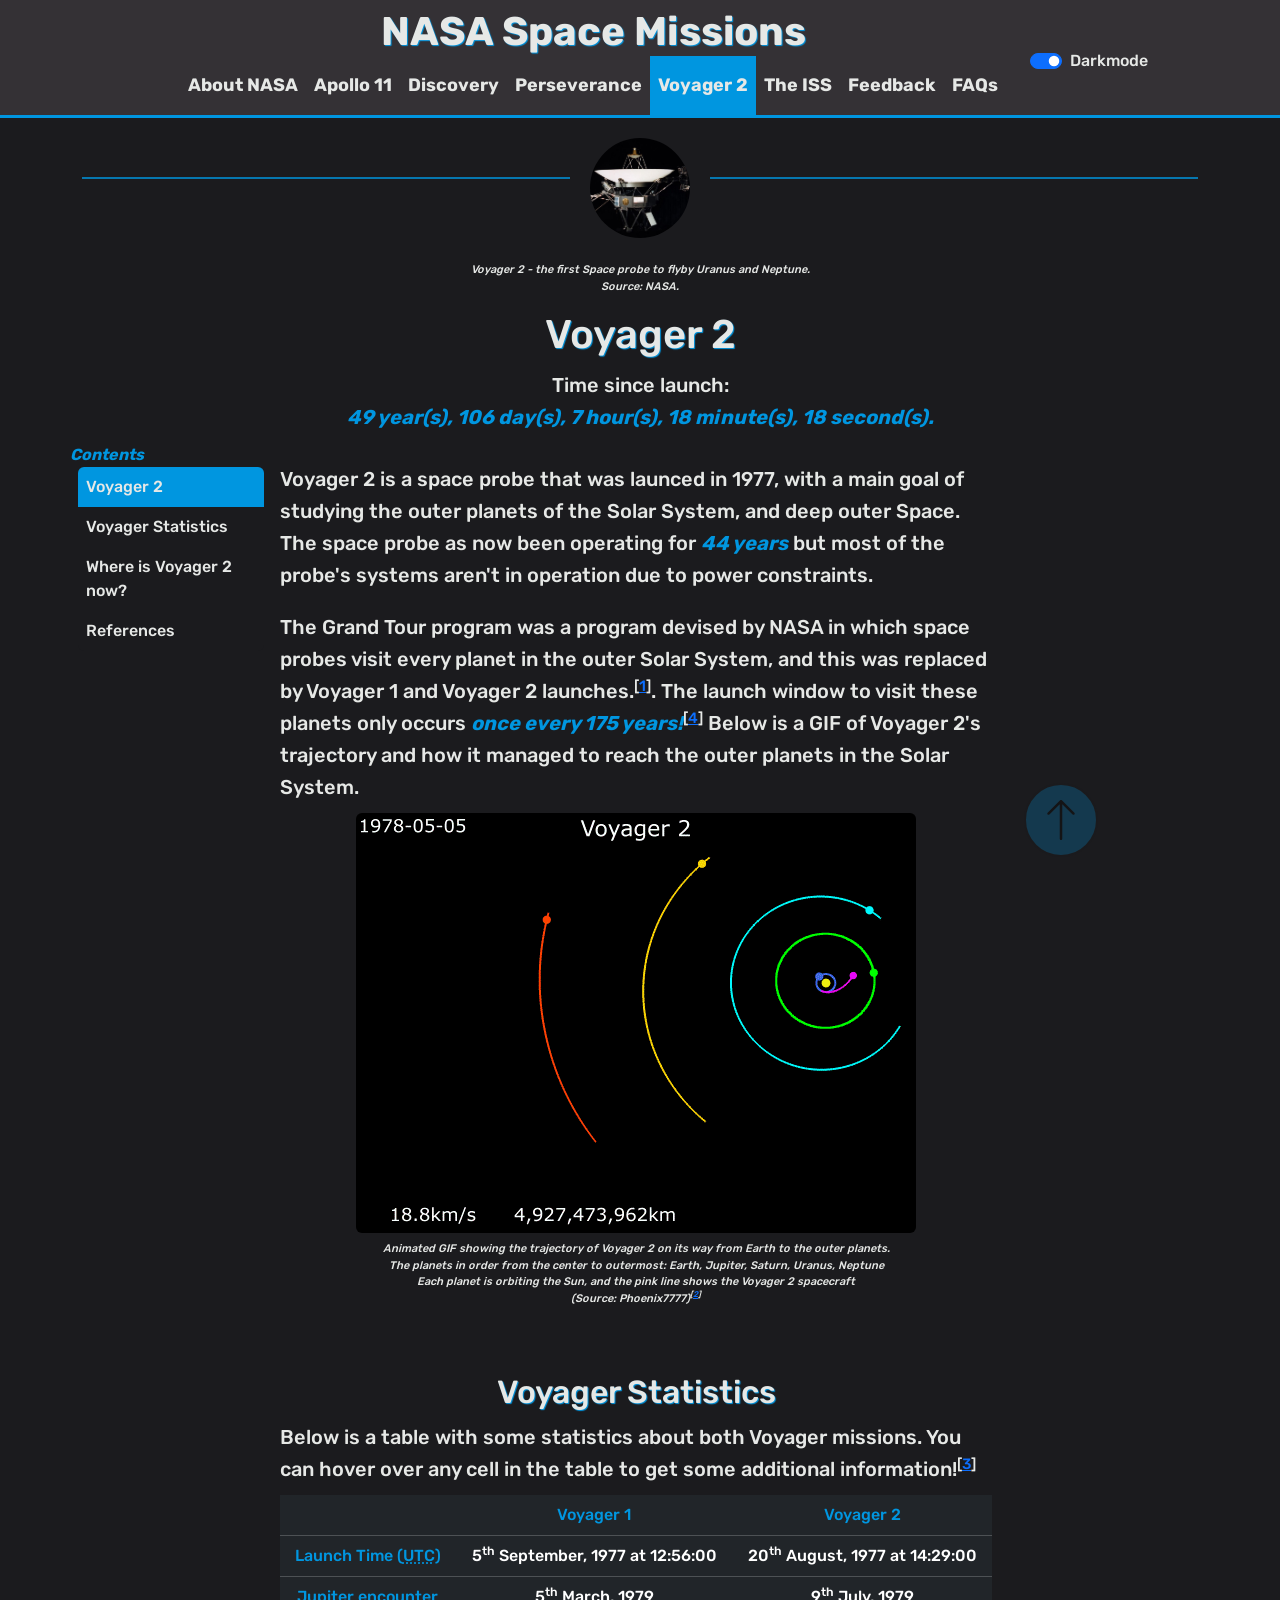
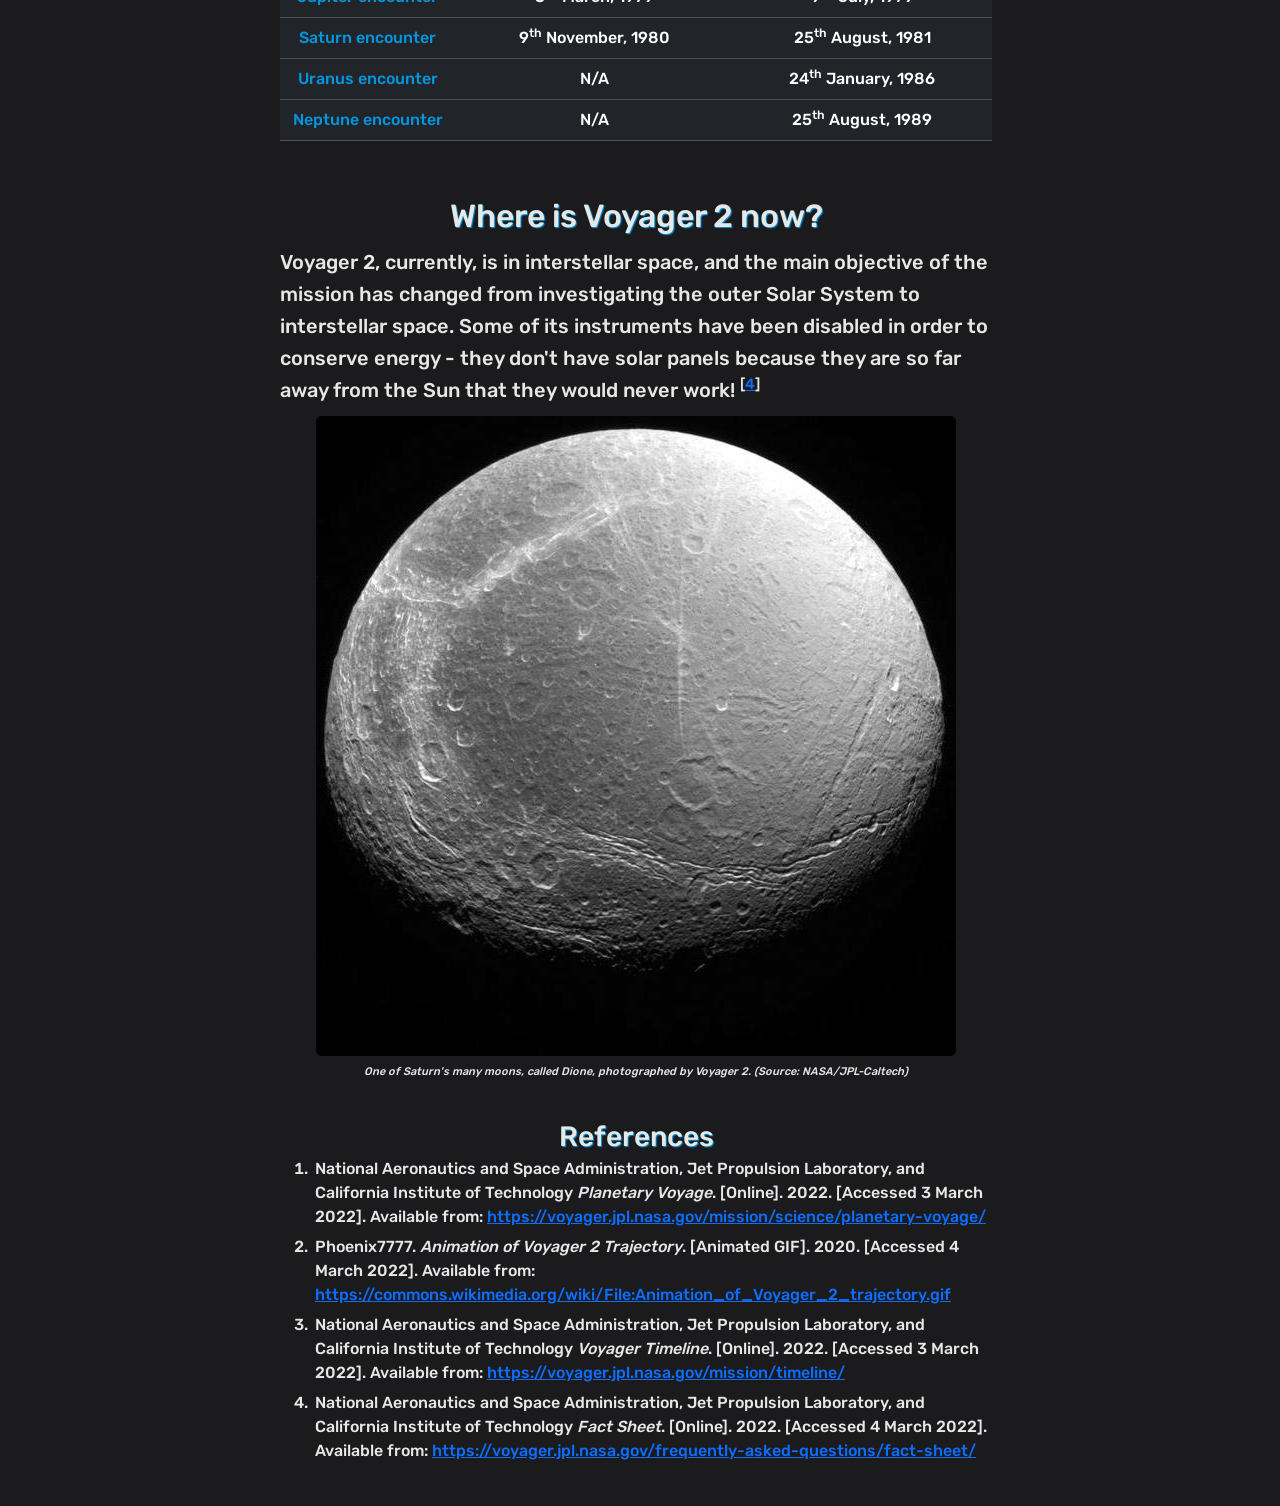
<file: voyager2.html>
<!DOCTYPE html>
<html lang="en">

<head>
    <title>Voyager 2</title>
    <meta charset="utf-8">
    <meta name="description" content="Information about NASA space missions">
	<meta name="keywords" content="NASA">
	<meta name="author" content="Adam Crawley">
    <meta name="viewport" content="width=device-width, initial-scale=1">
    <link href="https://cdn.jsdelivr.net/npm/bootstrap@5.1.3/dist/css/bootstrap.min.css" rel="stylesheet"
        integrity="sha384-1BmE4kWBq78iYhFldvKuhfTAU6auU8tT94WrHftjDbrCEXSU1oBoqyl2QvZ6jIW3" crossorigin="anonymous">
    <link href="styles/style.css" rel="stylesheet" type="text/css">

    <script src="https://ajax.googleapis.com/ajax/libs/jquery/3.6.0/jquery.min.js"></script>
    <script src="scripts/script.js"></script>
    <script src="scripts/voyager2.js"></script>
</head>

<body data-bs-spy="scroll" data-bs-target="#table-of-contents" data-bs-offset="0" tabindex="0">
    <svg id="fader"></svg>
    <script>
        loadLightMode();
    </script>

    <button onclick="topFunction()" id="jump-to-top-button" title="Go to top">
        <img src="media/up-arrow.svg" alt="Up arrow">
    </button>

    <div>
        <header class="header-content">
            <div class="container-fluid">
                <nav class="navbar navbar-expand-lg justify-content-center pb-lg-0">
                    <div class="justify-content-center">
                        <div style="display:flex; justify-content:center;" class="navbar-header navbar-dark">
                            <h1>NASA Space Missions</h1>
                            <button class="navbar-toggler ms-4" type="button"
                                data-bs-toggle="collapse" data-bs-target="#navbarContent" aria-controls="navbarContent"
                                aria-expanded="false" aria-label="Toggle navigation">
                                <span class="navbar-toggler-icon"></span>
                            </button>
                        </div>
                        <div class="collapse navbar-collapse" id="navbarContent">
                            <ul class="navbar-nav me-auto mb-2 mb-lg-0">
                                <li class="nav-item"><a class="nav-link" href="index.html">About NASA</a></li>
                                <li class="nav-item"><a class="nav-link" href="apollo11.html">Apollo 11</a></li>
                                <li class="nav-item"><a class="nav-link" href="discovery.html">Discovery</a></li>
                                <li class="nav-item"><a class="nav-link" href="perseverance.html">Perseverance</a></li>
                                <li class="nav-item"><a class="nav-link active" aria-current="page"
                                        href="voyager2.html">Voyager 2</a></li>
                                <li class="nav-item"><a class="nav-link" href="iss.html">The ISS</a></li>
                                <li class="nav-item"><a class="nav-link" href="feedback.html">Feedback</a></li>
                                <li class="nav-item"><a class="nav-link" href="faqs.html">FAQs</a></li>
                            </ul>
                        </div>
                    </div>
                    <div class="form-check form-switch">
                        <input id="colour-selector" class="form-check-input" type="checkbox" role="switch"
                            onclick="colourSelector()" checked>
                        <label class="form-check-label" for="colour-selector">Darkmode</label>
                    </div>
                </nav>
            </div>
        </header>

        <main>
            <div class="content container pb-sm-0">
                <figure class="content-header-figure">
                    <div class="content-header-image-wrap">
                        <div class="content-header-image">
                            <img class="round-img" src="media/voyager2.jpg"
                                alt="Small circular image of the Voyager space probe. (Source: NASA)." />
                        </div>
                    </div>
                    <br />
                    <figcaption>
                        Voyager 2 - the first Space probe to flyby Uranus and Neptune.<br><cite>Source: NASA</cite>.
                    </figcaption>
                </figure>

                <h1>Voyager 2</h1>
                <p class="text-center">Time since launch:<br><strong id="voyager2-met"></strong></p>
                <div class="row">
                    <div class="col-md-2 pe-0 links">
                        <!--Keeps contents sticky-->
                        <strong>Contents</strong>
                        <div id="table-of-contents" class="list-group"></div>
                    </div>

                    <div class="col-md-10 col-lg-8">
                        <section class="container">
                            <h2 hidden>Voyager 2</h2>
                            <p>
                                Voyager 2 is a space probe that was launced in <time datetime="1977">1977</time>, with a
                                main
                                goal of studying the outer planets of the Solar System, and deep
                                outer Space. The space probe as now been operating for <strong>
                                    <time datetime="P16060D">44 years</time></strong> but most of the probe's systems
                                aren't in
                                operation due to power constraints.
                            </p>
                            <p>
                                The Grand Tour program was a program devised by <abbr>NASA</abbr> in which space
                                probes visit every planet in the outer Solar System, and this was
                                replaced by Voyager 1 and Voyager 2 launches.<sup>[<a aria-label="Reference 1"
                                        href="#References">1</a>]</sup>.
                                The launch window to visit these planets only occurs <strong>once every <time
                                        datetime="P63875D">175 years</time>!</strong><sup>[<a aria-label="Reference 4"
                                        href="#References">4</a>]</sup>
                                Below is a GIF of Voyager 2's trajectory and how it managed to reach
                                the outer planets in the Solar System.
                            </p>

                            <figure class="figure">
                                <img class="figure-img img-fluid rounded" src="media/voyager2trajectory.gif"
                                    alt="Animated GIF showing the trajectory of Voyager 2 on its way from Earth to the outer planets. (Source: Phoenix7777)">
                                <figcaption>
                                    Animated GIF showing the trajectory of Voyager 2 on its way from Earth to the outer
                                    planets.<br>
                                    The planets in order from the center to outermost: Earth, Jupiter, Saturn, Uranus,
                                    Neptune<br>
                                    Each planet is orbiting the Sun, and the pink line shows the Voyager 2
                                    spacecraft<br>
                                    <cite>(Source: Phoenix7777)</cite><sup>[<a aria-label="Reference 2"
                                            href="#References">2</a>]</sup>
                                </figcaption>
                            </figure>
                        </section>

                        <section class="container">
                            <h2>Voyager Statistics</h2>
                            <p>
                                Below is a table with some statistics about both Voyager missions.
                                You can hover over any cell in the table to get some additional
                                information!<sup>[<a aria-label="Reference 3" href="#References">3</a>]</sup>
                            </p>
                            <table class="table table-dark table-hover">
                                <caption>Statistics about the Voyager spacecraft</caption>
                                <thead>
                                    <tr>
                                        <td></td>
                                        <th scope="col">Voyager 1</th>
                                        <th scope="col">Voyager 2</th>
                                    </tr>
                                </thead>

                                <tbody>
                                    <tr>
                                        <th scope="row">Launch Time (<abbr
                                                title="Coordinated Universal Time">UTC</abbr>)</th>
                                        <td><time datetime="1977-09-05 12:56:00">5<sup>th</sup> September, 1977 at
                                                12:56:00</time></td>
                                        <td><time datetime="1977-08-20 14:29:00">20<sup>th</sup> August, 1977 at
                                                14:29:00</time></td>
                                    </tr>
                                    <tr>
                                        <th scope="row">Jupiter encounter</th>
                                        <td><time datetime="1979-03-05">5<sup>th</sup> March, 1979</time></td>
                                        <td><time datetime="1979-07-09">9<sup>th</sup> July, 1979</time></td>
                                    </tr>
                                    <tr>
                                        <th scope="row">Saturn encounter</th>
                                        <td><time datetime="1980-11-09">9<sup>th</sup> November, 1980</time></td>
                                        <td><time datetime="1981-08-25">25<sup>th</sup> August, 1981</time></td>
                                    </tr>
                                    <tr>
                                        <th scope="row">Uranus encounter</th>
                                        <td><span
                                                title="Voyager 1 was not scheduled for an encounter with Uranus">N/A</span>
                                        </td>
                                        <td><time datetime="1986-01-24">24<sup>th</sup> January, 1986</time></td>
                                    </tr>
                                    <tr>
                                        <th scope="row">Neptune encounter</th>
                                        <td><span
                                                title="Voyager 1 was not scheduled for an encounter with Neptune">N/A</span>
                                        </td>
                                        <td><time datetime="1989-08-25">25<sup>th</sup> August, 1989</time></td>
                                    </tr>
                                </tbody>
                            </table>
                        </section>

                        <section class="container">
                            <h2>Where is Voyager 2 now?</h2>
                            <p>
                                Voyager 2, currently, is in interstellar space, and the main
                                objective of the mission has changed from investigating the outer
                                Solar System to interstellar space. Some of its instruments have
                                been disabled in order to conserve energy - they don't have solar
                                panels because they are so far away from the Sun that they would
                                never work! <sup>[<a aria-label="Reference 4" href="#References">4</a>]</sup>
                            </p>

                            <figure class="figure">
                                <img class="figure-img img-fluid rounded" src="media/dione.jpg"
                                    alt="A grey moon with numerous craters and canyons visible, photographed by Voyager 2. (Source: NASA/JPL-Caltech)">
                                <figcaption class="figure-caption">One of Saturn's many moons, called Dione, photographed by Voyager 2.
                                    <cite>(Source: NASA/JPL-Caltech)</cite></figcaption>
                            </figure>
                        </section>

                        <section class="container text-break">
                            <h3>References</h3>
                            <div class="references-container">
                                <ol class="references">
                                    <li>National Aeronautics and Space Administration, Jet Propulsion Laboratory, and
                                        California Institute of Technology <i>Planetary Voyage</i>. [Online]. 2022.
                                        [Accessed 3 March 2022]. Available from: <a
                                            href="https://voyager.jpl.nasa.gov/mission/science/planetary-voyage/">https://voyager.jpl.nasa.gov/mission/science/planetary-voyage/</a>
                                    </li>
                                    <li>Phoenix7777. <i>Animation of Voyager 2 Trajectory</i>. [Animated GIF]. 2020.
                                        [Accessed 4 March 2022]. Available from: <a
                                            href="https://commons.wikimedia.org/wiki/File:Animation_of_Voyager_2_trajectory.gif">https://commons.wikimedia.org/wiki/File:Animation_of_Voyager_2_trajectory.gif</a>
                                    </li>
                                    <li>National Aeronautics and Space Administration, Jet Propulsion Laboratory, and
                                        California Institute of Technology <i>Voyager Timeline</i>. [Online]. 2022.
                                        [Accessed 3 March 2022]. Available from: <a
                                            href="https://voyager.jpl.nasa.gov/mission/timeline/">https://voyager.jpl.nasa.gov/mission/timeline/</a>
                                    </li>
                                    <li>National Aeronautics and Space Administration, Jet Propulsion Laboratory, and
                                        California Institute of Technology <i>Fact Sheet</i>. [Online]. 2022. [Accessed
                                        4 March 2022]. Available from: <a
                                            href="https://voyager.jpl.nasa.gov/frequently-asked-questions/fact-sheet/">https://voyager.jpl.nasa.gov/frequently-asked-questions/fact-sheet/</a>
                                    </li>
                                </ol>
                            </div>
                        </section>
                    </div>
                    <div class="col-lg-2"></div>
                </div>
            </div>
        </main>
    </div>
    <script src="https://cdn.jsdelivr.net/npm/bootstrap@5.1.3/dist/js/bootstrap.bundle.min.js"
        integrity="sha384-ka7Sk0Gln4gmtz2MlQnikT1wXgYsOg+OMhuP+IlRH9sENBO0LRn5q+8nbTov4+1p"
        crossorigin="anonymous"></script>
</body>

</html>
</file>
<file: styles/style.css>
/* ----- Root properties ----- */

/*:root {
    --font-family: Rubik, 'Segoe UI', Tahoma, Geneva, Verdana, sans-serif;
    --background-darkmode: #1B1B1E;
    --background-selected-darkmode: #343135;
    --background-lightmode: white;
    --background-selected-lightmode: rgb(240, 240, 240);
    --text-lighter-darkmode: lightgrey;
    --text-darkmode: #E6E8E6;
    --text-lightmode: #1B1B1E;
    --strong: #0096E0;
    --strong-hover: #0075af;
}*/

/* ----- Body, fonts, and base ----- */
@font-face {
    font-family: Rubik;
    src: url("../media/fonts/Rubik-VariableFont_wght.ttf");
}

* {
    font-family: Rubik, 'Segoe UI', Tahoma, Geneva, Verdana, sans-serif;
    font-weight: 500;
    transition: background-color 0.25s;
}

figure, .figure {
    display: block;
    text-align: center;
}

figcaption, .figure-caption {
    display: block;
    margin: 0 auto;
    font-style: italic;
    font-size: 11px;
}

p {
    font-size: 20px;
    line-height: 1.6;
}

strong {
    color: #0096E0;
    font-style: italic;
}

time, abbr, sup, cite, li, i {
    color: inherit;
    font-weight: inherit;
}

h1, h2, h3, h4, h5, h6 {
    text-align: center;
    margin: 0;
    text-shadow: 1px 1px 1px #0096E0;
}

p, section:nth-of-type(1) { /* All paragrahs, or first section */
    margin-top: 0;
    margin-bottom: 0;
    padding-top: 10px;
    padding-bottom: 10px;
}

section {
    margin-top: 40px;
    margin-bottom: 40px;
}

caption {
    font-size: 0;
    visibility: hidden;
}

table {
    text-align: center;
}

th { /* Always keep headers on strong, even when hovered over */
    color: #0096E0!important;
}

/* ----- Content ----- */
.round-img {
    border-radius: 50%;
    height: 100px;
    width: 100px;
}

/* ----- Content header (image) ----- */
.content-header-image {
    padding: 20px;
    padding-bottom: 0;
}

.content-header-image-wrap {
    display: flex;
    position: relative;
    justify-content: center;
    align-items: center;
}

.content-header-image-wrap:before {
    content: '';
    position: absolute;
    top: 50%;
    border-top: 1px solid #0096E0;
    background: #0096E0;
    width: 100%;
    transform: translateY(-50%);
    z-index: -10;
}

/* ----- References ----- */
.references li {
    font-size: 16px;
    padding: 3px;
}

/* ----- Navbar -----*/
.navbar-header {
    display: flex;
    justify-content: center;
}

.navbar div:not(div.wrapped) {
    margin-left: 1.5rem;
}

/* ----- Header (navbar) ----- */
.header-content {
    position: sticky;
    top: 0;
    z-index: 3;
    background-color: #343135;
    border-bottom-color: #0096E0;
    border-bottom-style: solid;
}

.header-content h1 {
    font-size: 40px;
    font-weight: bold;
    margin: 0;
}

.header-content a {
    display: inline;
    text-decoration: none;
    font-size: 30px;
    font-weight: 700;
}

.header-content nav a.nav-link {
    display: block;
    font-size: large;
    text-decoration: none;
    padding: 16px 8px;
    transition: background-color 0.25s;
}

/* ----- Table of contents ----- */
@media (min-width: 768px) {
    .links {
        position: sticky;
        top: 5rem; /* Navbar is collapsed*/
        height: calc(100vh - 9rem); /* 100% viewport height - 9 units*/
        padding-left: 0.25rem;
        margin-left: -0.25rem;
    }
}

@media (min-width: 992px) {
    .links {
        top: 8rem; /* When the navbar has expanded down, move the top of the links down*/
    }
}

/* ----- Jump to top button ----- */
#jump-to-top-button {
    display: none;
    position: fixed;
    top: 87vh;
    left: 80vw;
    border: 2px solid #1B1B1E;
    background-color: #0096E0;
    padding: 15px;
    border-radius: 50%;
    z-index: 1; /* Keep above all content */
}

#jump-to-top-button img {
    width: 40px;
}

/* ----- Fix anchors for table of contents ----- */
section > h1:before, section > h2:before, section > h3:before, section > h4:before {
    content: '';
    display: block;
    position: relative;
    width: 0;
    height: 5em;
    margin-top: -5em
}

body.darkmode, body.darkmode .content-header-image, body.darkmode .list-group-item:not(.list-group-item.active),
body.darkmode #fader {
    background-color: #1B1B1E;
}
body.lightmode, body.lightmode .content-header-image, body.lightmode .list-group-item, body.lightmode #fader {
    background-color: white;
}

body.darkmode .header-content, body.darkmode .tab-content {
    background-color: #343135;
}
body.lightmode .header-content, body.lightmode .tab-content {
    background-color: rgb(240, 240, 240);
}

body.darkmode a.list-group-item, body.darkmode p,
body.darkmode h1, body.darkmode h2, body.darkmode h2, body.darkmode h3,
body.darkmode h4, body.darkmode h5, body.darkmode h6, body.darkmode figcaption,
body.darkmode ol.references, body.darkmode label:not(.form-floating label),
body.darkmode .nav-link {
    color: #E6E8E6;
}

a.nav-link .active, body.lightmode a.list-group-item, body.lightmode p,
body.lightmode h1, body.lightmode h2, body.lightmode h2, body.lightmode h3,
body.lightmode h4, body.lightmode h5, body.lightmode h6, body.lightmode figcaption,
body.lightmode ol.references, body.lightmode label:not(.form-floating label),
body.lightmode .nav-link:not(nav-link.active),
body.lightmode .nav-link:not(nav-link.active) {
    color: #1B1B1E;
}

.nav-link:hover, .list-group-item.active, .nav-link.active {
    color: #E6E8E6!important;
    background-color: #0096E0!important;
}

/* ----- Fader ----- */
#fader {
    position: fixed;
    top: 0;
    left: 0;
    width: 100%;
    height: 100%;
    z-index: 999999;
    pointer-events: none;
    animation-duration: 300ms;
    animation-timing-function: ease-in-out;
}
@keyframes fade-out {
    from { opacity: 1 }
      to { opacity: 0 }
}

@keyframes fade-in {
    from { opacity: 0 }
      to { opacity: 1 }
}

#fader.fade-out {
    opacity: 0;
    animation-name: fade-out;
}

#fader.fade-in {
    opacity: 1;
    animation-name: fade-in;
}
</file>
<file: styles/apollo11.css>
/* Apollo 11 astronaut list */
.card-body, .card {
    background-color: #0096E0;
    border-color: #0197E1;
    border-width: 5px;
}

.card .btn-primary {
    border: none;
    background-color: #1B1B1E;
}
.card .btn-primary:hover {
    background-color: #495057;
}

/* ----- Modal formatting ----- */
.modal h5.modal-title, .modal .modal-body p {
    color: #1B1B1E;
    text-shadow: none;
}
</file>
<file: styles/discovery.css>
/* ----- Flex-grid ----- */
.grid-inside {
    border-radius: 25px;
    background-color: #0096E0;
    height: 100%;
}

.grid-inside:hover {
    background-color: #0075af;
}

.grid-inside > p {
    font-size: 16px;
}
</file>
<file: styles/faqs.css>
.input-group label {
    z-index: 3;
}
</file>
